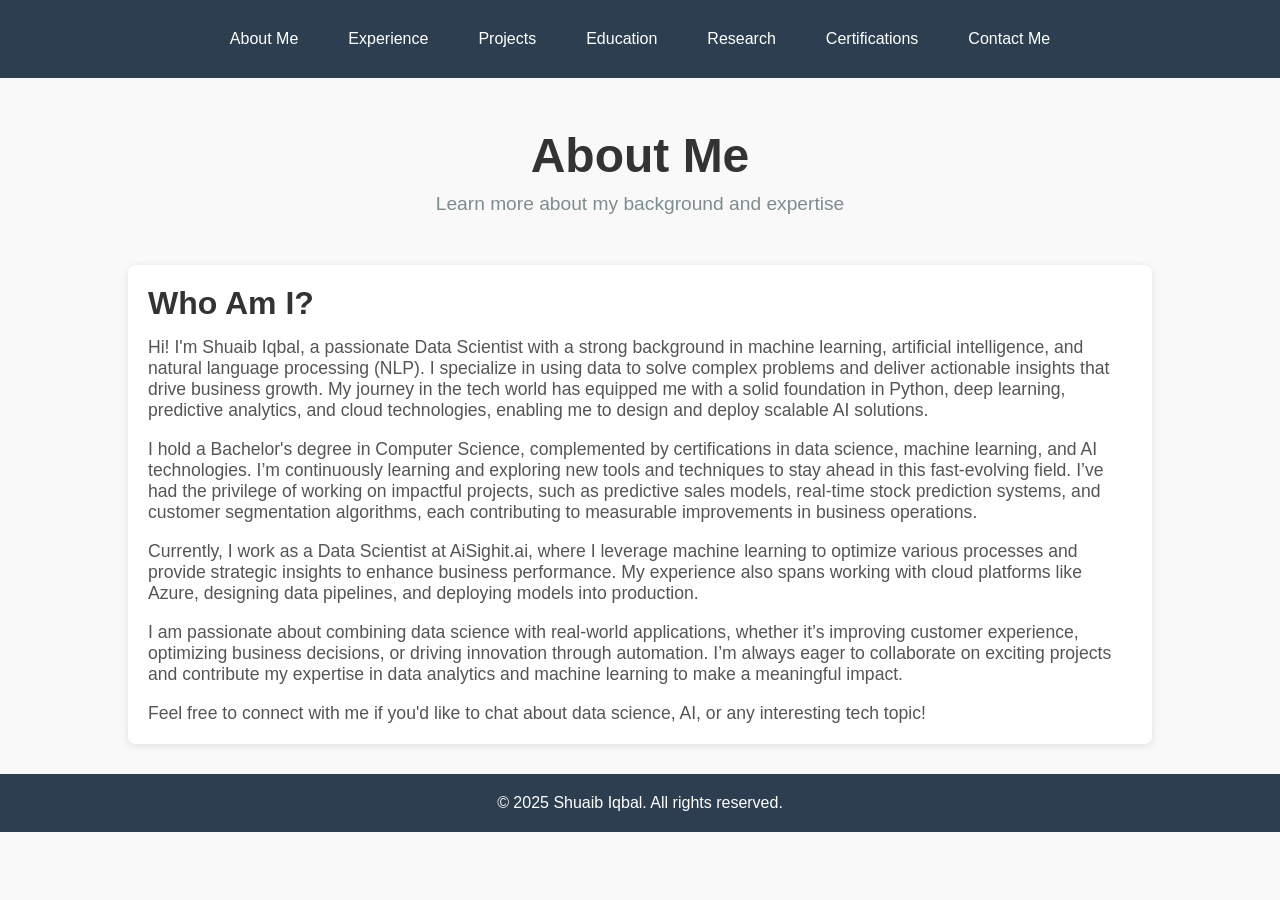
<file: about.html>
<!DOCTYPE html>
<html lang="en">

<head>
    <meta charset="UTF-8">
    <meta name="viewport" content="width=device-width, initial-scale=1.0">
    <title>About Me - Shuaib Iqbal</title>
    <style>
        /* General Styles */
        * {
            margin: 0;
            padding: 0;
            box-sizing: border-box;
        }

        body {
            font-family: 'Roboto', sans-serif;
            background-color: #f9f9f9;
            color: #333;
        }

        a {
            text-decoration: none;
            color: #2c3e50;
        }

        ul {
            list-style-type: none;
        }

        .container {
            width: 80%;
            margin: 0 auto;
        }

        /* Navigation Styles */
        nav {
            background-color: #2c3e50;
            padding: 20px;
        }

        nav ul {
            display: flex;
            justify-content: center;
            flex-wrap: wrap; /* Allows items to wrap on smaller screens */
            padding: 0;
        }

        nav ul li {
            margin: 10px;
        }

        nav ul li a {
            font-weight: 500;
            color: white;
            padding: 5px 15px;
        }

        /* Header Styles */
        header {
            text-align: center;
            margin: 50px 0;
        }

        header h1 {
            font-size: 3rem;
            margin-bottom: 10px;
        }

        header p {
            font-size: 1.2rem;
            color: #7f8c8d;
        }

        /* Section Styles */
        .section {
            background-color: white;
            padding: 30px;
            border-radius: 8px;
            box-shadow: 0 2px 8px rgba(0, 0, 0, 0.1);
            margin-bottom: 30px;
        }

        .card {
            padding: 20px;
        }

        .card h2 {
            font-size: 2rem;
            margin-bottom: 15px;
        }

        .card p {
            font-size: 1.1rem;
            color: #555;
        }

        /* Footer Styles */
        footer {
            text-align: center;
            padding: 20px;
            background-color: #2c3e50;
            color: white;
        }

        footer p {
            font-size: 1rem;
        }

        /* Mobile Responsiveness */
        @media (max-width: 768px) {
            .container {
                width: 90%;
            }

            header h1 {
                font-size: 2.5rem;
            }

            header p {
                font-size: 1rem;
            }

            .card h2 {
                font-size: 1.8rem;
            }

            .card p {
                font-size: 1rem;
            }

            nav ul {
                flex-direction: column;
                padding-left: 0;
            }

            nav ul li {
                margin: 10px 0;
            }
        }

        @media (max-width: 480px) {
            header h1 {
                font-size: 2rem;
            }

            header p {
                font-size: 0.9rem;
            }

            .card h2 {
                font-size: 1.6rem;
            }

            .card p {
                font-size: 0.9rem;
            }

            nav ul li a {
                font-size: 0.9rem;
            }
        }
    </style>
</head>

<body>
    <!-- Navigation Menu -->
    <nav>
        <ul>
            <li><a href="about.html">About Me</a></li>
            <li><a href="experience.html">Experience</a></li>
            <li><a href="projects.html">Projects</a></li>
            <li><a href="education.html">Education</a></li>
            <li><a href="research.html">Research</a></li>
            <li><a href="certifications.html">Certifications</a></li>
            <li><a href="contact.html">Contact Me</a></li>
        </ul>
    </nav>

    <!-- About Me Section -->
    <header>
        <h1>About Me</h1>
        <p>Learn more about my background and expertise</p>
    </header>

    <div class="container">
        <section class="section card">
            <h2>Who Am I?</h2>
            <p>Hi! I'm Shuaib Iqbal, a passionate Data Scientist with a strong background in machine learning, artificial intelligence, and natural language processing (NLP). I specialize in using data to solve complex problems and deliver actionable insights that drive business growth. My journey in the tech world has equipped me with a solid foundation in Python, deep learning, predictive analytics, and cloud technologies, enabling me to design and deploy scalable AI solutions.</p>
            <br>
            <p>I hold a Bachelor's degree in Computer Science, complemented by certifications in data science, machine learning, and AI technologies. I’m continuously learning and exploring new tools and techniques to stay ahead in this fast-evolving field. I’ve had the privilege of working on impactful projects, such as predictive sales models, real-time stock prediction systems, and customer segmentation algorithms, each contributing to measurable improvements in business operations.</p>
            <br>
            <p>Currently, I work as a Data Scientist at AiSighit.ai, where I leverage machine learning to optimize various processes and provide strategic insights to enhance business performance. My experience also spans working with cloud platforms like Azure, designing data pipelines, and deploying models into production.</p>
            <br>
            <p>I am passionate about combining data science with real-world applications, whether it’s improving customer experience, optimizing business decisions, or driving innovation through automation. I’m always eager to collaborate on exciting projects and contribute my expertise in data analytics and machine learning to make a meaningful impact.</p>
            <br>
            <p>Feel free to connect with me if you'd like to chat about data science, AI, or any interesting tech topic!</p>
        </section>
    </div>

    <footer>
        <p>&copy; 2025 Shuaib Iqbal. All rights reserved.</p>
    </footer>

</body>

</html>
</file>
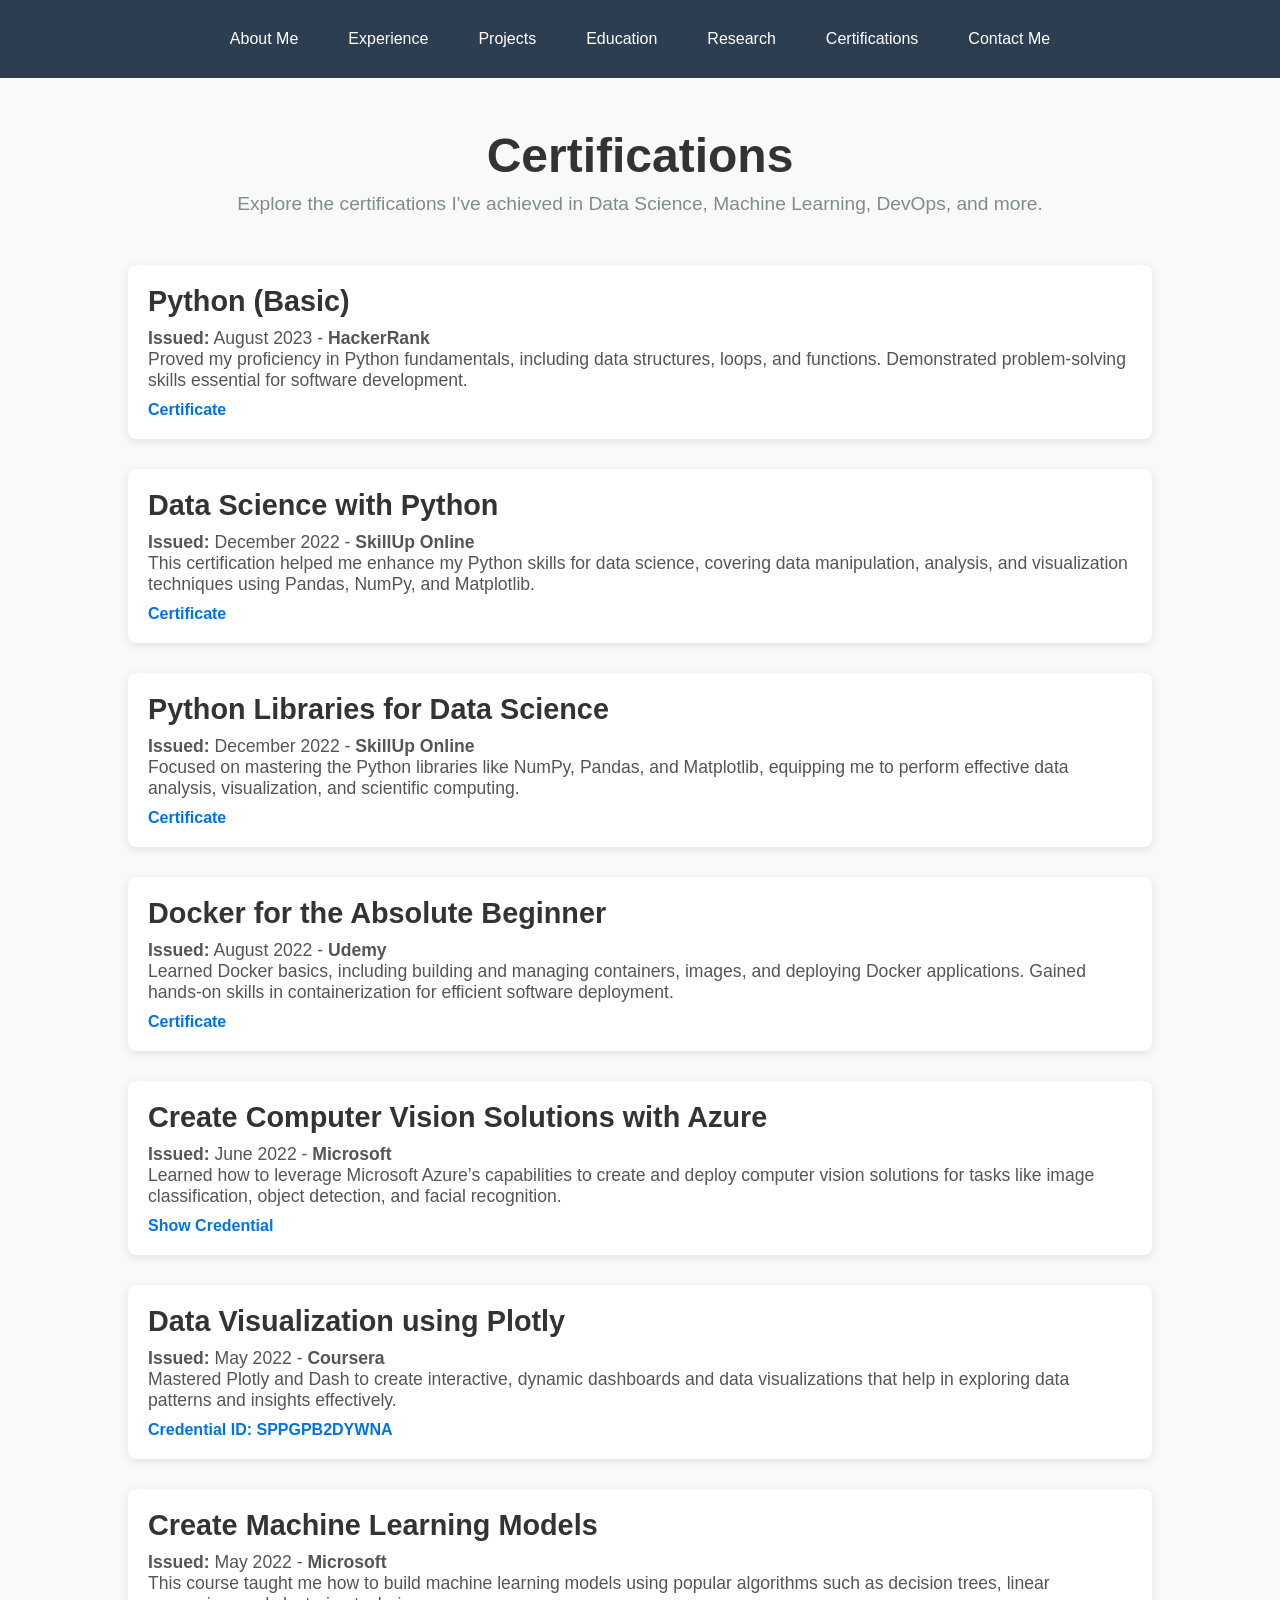
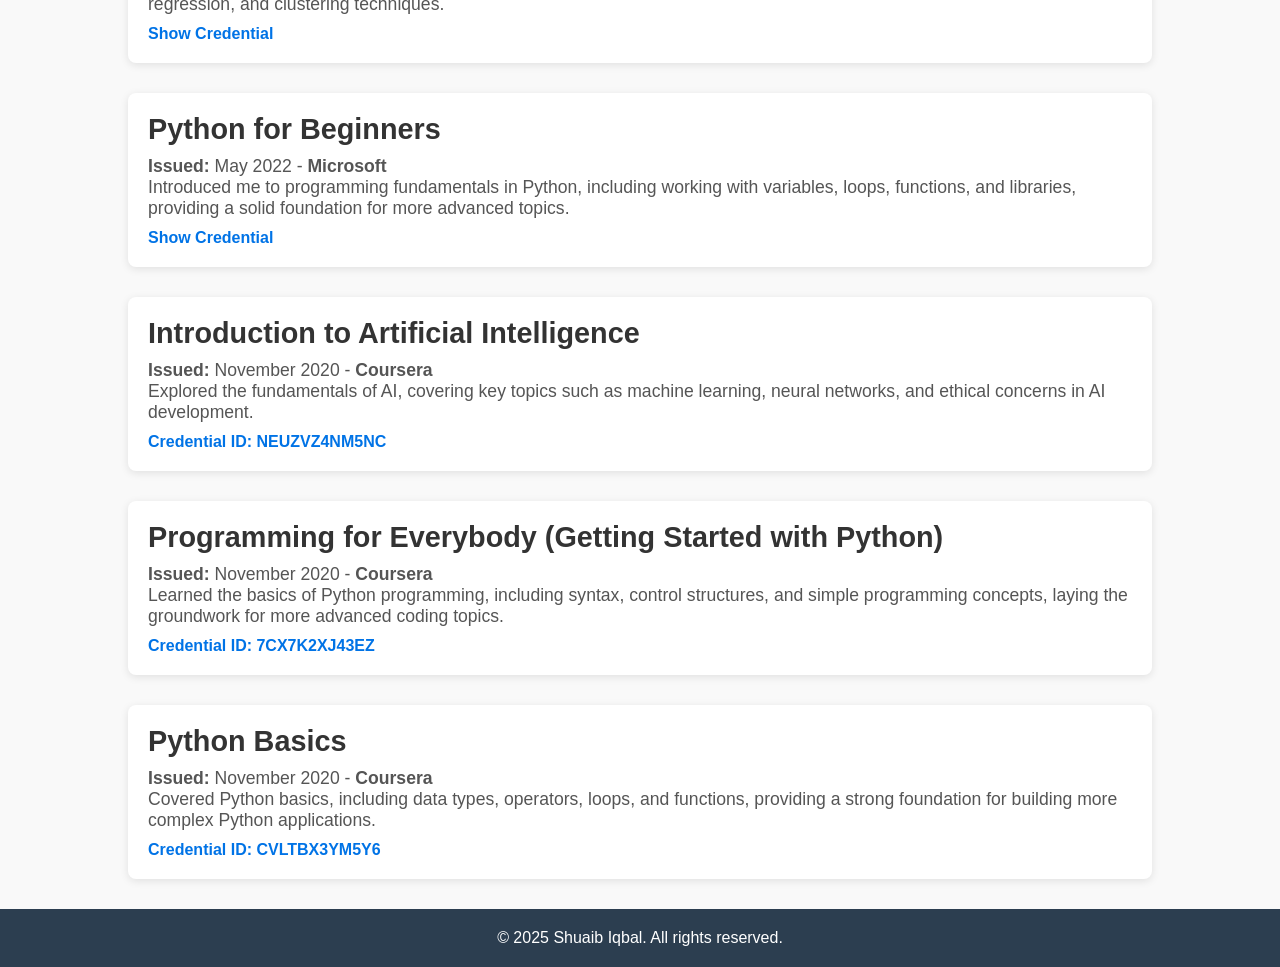
<file: certifications.html>
<!DOCTYPE html>
<html lang="en">

<head>
    <meta charset="UTF-8">
    <meta name="viewport" content="width=device-width, initial-scale=1.0">
    <title>Certifications - Shuaib Iqbal</title>
    <style>
        /* General Styles */
        * {
            margin: 0;
            padding: 0;
            box-sizing: border-box;
        }

        body {
            font-family: 'Roboto', sans-serif;
            background-color: #f9f9f9;
            color: #333;
        }

        a {
            text-decoration: none;
            color: #2c3e50;
        }

        ul {
            list-style-type: none;
        }

        .container {
            width: 80%;
            margin: 0 auto;
        }

        /* Navigation Styles */
        nav {
            background-color: #2c3e50;
            padding: 20px;
        }

        nav ul {
            display: flex;
            justify-content: center;
            flex-wrap: wrap; /* Allows items to wrap on smaller screens */
            padding: 0;
        }

        nav ul li {
            margin: 10px;
        }

        nav ul li a {
            font-weight: 500;
            color: white;
            padding: 5px 15px;
        }


        /* Header Styles */
        header {
            text-align: center;
            margin: 50px 0;
        }

        header h1 {
            font-size: 3rem;
            margin-bottom: 10px;
        }

        header p {
            font-size: 1.2rem;
            color: #7f8c8d;
        }

        /* Section Styles */
        .section {
            background-color: white;
            padding: 30px;
            border-radius: 8px;
            box-shadow: 0 2px 8px rgba(0, 0, 0, 0.1);
            margin-bottom: 30px;
        }

        .card {
            padding: 20px;
        }

        .card h2 {
            font-size: 1.8rem;
            margin-bottom: 10px;
        }

        .card p {
            font-size: 1.1rem;
            color: #555;
        }

        .card a {
            display: block;
            margin-top: 10px;
            font-size: 1rem;
            font-weight: bold;
            color: #0073e6;
        }

        /* Footer Styles */
        footer {
            text-align: center;
            padding: 20px;
            background-color: #2c3e50;
            color: white;
        }
    </style>
</head>

<body>
    <!-- Navigation Menu -->
    <nav>
        <ul>
            <li><a href="about.html">About Me</a></li>
            <li><a href="experience.html">Experience</a></li>
            <li><a href="projects.html">Projects</a></li>
            <li><a href="education.html">Education</a></li>
            <li><a href="research.html">Research</a></li>
            <li><a href="certifications.html">Certifications</a></li>
            <li><a href="contact.html">Contact Me</a></li>
        </ul>
    </nav>

    <!-- Certifications Section -->
    <header>
        <h1>Certifications</h1>
        <p>Explore the certifications I've achieved in Data Science, Machine Learning, DevOps, and more.</p>
    </header>

    <div class="container">

        <!-- Certification Cards -->
        <section class="section card">
            <h2>Python (Basic)</h2>
            <p><strong>Issued:</strong> August 2023 - <strong>HackerRank</strong></p>
            <p>Proved my proficiency in Python fundamentals, including data structures, loops, and functions. Demonstrated problem-solving skills essential for software development.</p>
            <a href="https://www.hackerrank.com/certificates/ABA0F754F53C" target="_blank">Certificate</a>
        </section>

        <section class="section card">
            <h2>Data Science with Python</h2>
            <p><strong>Issued:</strong> December 2022 - <strong>SkillUp Online</strong></p>
            <p>This certification helped me enhance my Python skills for data science, covering data manipulation, analysis, and visualization techniques using Pandas, NumPy, and Matplotlib.</p>
            <a href="https://simpli-web.app.link/e/iZ3PTnGazvb" target="_blank">Certificate</a>
        </section>

        <section class="section card">
            <h2>Python Libraries for Data Science</h2>
            <p><strong>Issued:</strong> December 2022 - <strong>SkillUp Online</strong></p>
            <p>Focused on mastering the Python libraries like NumPy, Pandas, and Matplotlib, equipping me to perform effective data analysis, visualization, and scientific computing.</p>
            <a href="https://simpli-web.app.link/e/HlbIUwtjxvb" target="_blank">Certificate</a>
        </section>

        <section class="section card">
            <h2>Docker for the Absolute Beginner</h2>
            <p><strong>Issued:</strong> August 2022 - <strong>Udemy</strong></p>
            <p>Learned Docker basics, including building and managing containers, images, and deploying Docker applications. Gained hands-on skills in containerization for efficient software deployment.</p>
            <a href="https://www.udemy.com/certificate/UC-7b947a80-01fd-41d9-a0fb-98eb4805b752/" target="_blank">Certificate</a>
        </section>

        <section class="section card">
            <h2>Create Computer Vision Solutions with Azure</h2>
            <p><strong>Issued:</strong> June 2022 - <strong>Microsoft</strong></p>
            <p>Learned how to leverage Microsoft Azure’s capabilities to create and deploy computer vision solutions for tasks like image classification, object detection, and facial recognition.</p>
            <a href="#">Show Credential</a>
        </section>

        <section class="section card">
            <h2>Data Visualization using Plotly</h2>
            <p><strong>Issued:</strong> May 2022 - <strong>Coursera</strong></p>
            <p>Mastered Plotly and Dash to create interactive, dynamic dashboards and data visualizations that help in exploring data patterns and insights effectively.</p>
            <a href="#">Credential ID: SPPGPB2DYWNA</a>
        </section>

        <section class="section card">
            <h2>Create Machine Learning Models</h2>
            <p><strong>Issued:</strong> May 2022 - <strong>Microsoft</strong></p>
            <p>This course taught me how to build machine learning models using popular algorithms such as decision trees, linear regression, and clustering techniques.</p>
            <a href="#">Show Credential</a>
        </section>

        <section class="section card">
            <h2>Python for Beginners</h2>
            <p><strong>Issued:</strong> May 2022 - <strong>Microsoft</strong></p>
            <p>Introduced me to programming fundamentals in Python, including working with variables, loops, functions, and libraries, providing a solid foundation for more advanced topics.</p>
            <a href="#">Show Credential</a>
        </section>

        <section class="section card">
            <h2>Introduction to Artificial Intelligence</h2>
            <p><strong>Issued:</strong> November 2020 - <strong>Coursera</strong></p>
            <p>Explored the fundamentals of AI, covering key topics such as machine learning, neural networks, and ethical concerns in AI development.</p>
            <a href="#">Credential ID: NEUZVZ4NM5NC</a>
        </section>

        <section class="section card">
            <h2>Programming for Everybody (Getting Started with Python)</h2>
            <p><strong>Issued:</strong> November 2020 - <strong>Coursera</strong></p>
            <p>Learned the basics of Python programming, including syntax, control structures, and simple programming concepts, laying the groundwork for more advanced coding topics.</p>
            <a href="#">Credential ID: 7CX7K2XJ43EZ</a>
        </section>

        <section class="section card">
            <h2>Python Basics</h2>
            <p><strong>Issued:</strong> November 2020 - <strong>Coursera</strong></p>
            <p>Covered Python basics, including data types, operators, loops, and functions, providing a strong foundation for building more complex Python applications.</p>
            <a href="#">Credential ID: CVLTBX3YM5Y6</a>
        </section>

    </div>

    <footer>
        <p>&copy; 2025 Shuaib Iqbal. All rights reserved.</p>
    </footer>

</body>

</html>
</file>
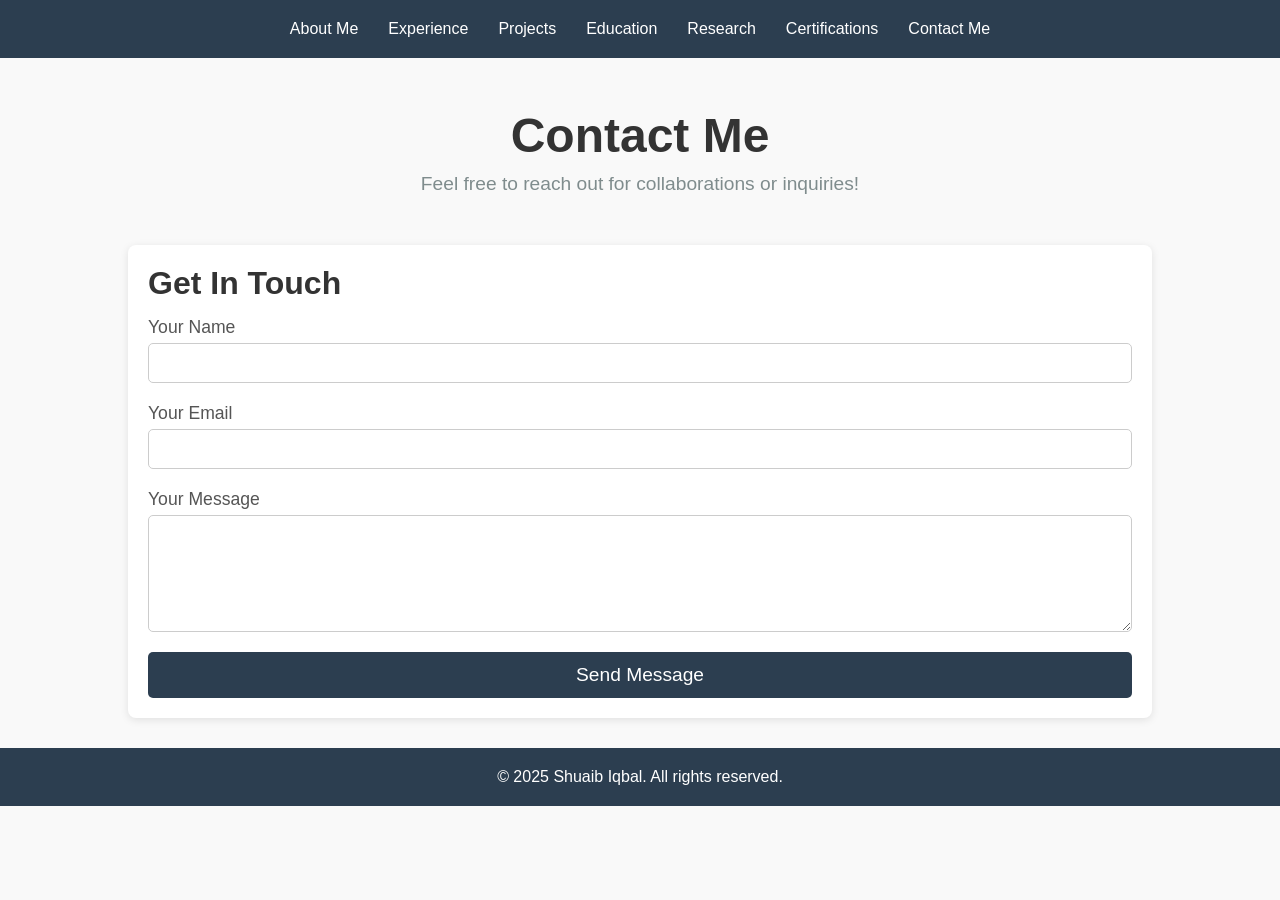
<file: contact.html>
<!DOCTYPE html>
<html lang="en">

<head>
    <meta charset="UTF-8">
    <meta name="viewport" content="width=device-width, initial-scale=1.0">
    <title>Contact Me - Shuaib Iqbal</title>
    <style>
        /* General Styles */
        * {
            margin: 0;
            padding: 0;
            box-sizing: border-box;
        }

        body {
            font-family: 'Roboto', sans-serif;
            background-color: #f9f9f9;
            color: #333;
        }

        a {
            text-decoration: none;
            color: #2c3e50;
        }

        ul {
            list-style-type: none;
        }

        .container {
            width: 80%;
            margin: 0 auto;
        }

        /* Navigation Styles */
        nav {
            background-color: #2c3e50;
            padding: 20px;
        }

        nav ul {
            display: flex;
            justify-content: center;
        }

        nav ul li {
            margin: 0 15px;
        }

        nav ul li a {
            font-weight: 500;
            color: white;
        }

        /* Header Styles */
        header {
            text-align: center;
            margin: 50px 0;
        }

        header h1 {
            font-size: 3rem;
            margin-bottom: 10px;
        }

        header p {
            font-size: 1.2rem;
            color: #7f8c8d;
        }

        /* Section Styles */
        .section {
            background-color: white;
            padding: 30px;
            border-radius: 8px;
            box-shadow: 0 2px 8px rgba(0, 0, 0, 0.1);
            margin-bottom: 30px;
        }

        .card {
            padding: 20px;
        }

        .card h2 {
            font-size: 2rem;
            margin-bottom: 15px;
        }

        .card p {
            font-size: 1.1rem;
            color: #555;
        }

        form {
            display: flex;
            flex-direction: column;
        }

        label {
            font-size: 1.1rem;
            margin-bottom: 5px;
            color: #555;
        }

        input,
        textarea {
            padding: 10px;
            font-size: 1rem;
            margin-bottom: 20px;
            border: 1px solid #ccc;
            border-radius: 5px;
        }

        button {
            padding: 12px;
            font-size: 1.2rem;
            background-color: #2c3e50;
            color: white;
            border: none;
            border-radius: 5px;
            cursor: pointer;
        }

        button:hover {
            background-color: #34495e;
        }

        /* Footer Styles */
        footer {
            text-align: center;
            padding: 20px;
            background-color: #2c3e50;
            color: white;
        }

        footer p {
            font-size: 1rem;
        }

        /* Responsive Styles */
        @media (max-width: 768px) {
            header h1 {
                font-size: 2.5rem;
            }

            header p {
                font-size: 1rem;
            }

            .container {
                width: 90%;
            }

            .card h2 {
                font-size: 1.6rem;
            }

            label {
                font-size: 1rem;
            }

            input,
            textarea {
                font-size: 0.9rem;
                padding: 8px;
            }

            button {
                font-size: 1rem;
                padding: 10px;
            }
        }

        @media (max-width: 480px) {
            header h1 {
                font-size: 2rem;
            }

            header p {
                font-size: 0.9rem;
            }

            .container {
                width: 100%;
            }

            .card h2 {
                font-size: 1.4rem;
            }

            input,
            textarea {
                font-size: 0.9rem;
                padding: 10px;
            }

            button {
                font-size: 1rem;
                padding: 10px;
            }
        }
    </style>
</head>

<body>
    <!-- Navigation Menu -->
    <nav>
        <ul>
            <li><a href="about.html">About Me</a></li>
            <li><a href="experience.html">Experience</a></li>
            <li><a href="projects.html">Projects</a></li>
            <li><a href="education.html">Education</a></li>
            <li><a href="research.html">Research</a></li>
            <li><a href="certifications.html">Certifications</a></li>
            <li><a href="contact.html">Contact Me</a></li>
        </ul>
    </nav>

    <!-- Contact Section -->
    <header>
        <h1>Contact Me</h1>
        <p>Feel free to reach out for collaborations or inquiries!</p>
    </header>

    <div class="container">
        <section class="section card">
            <h2>Get In Touch</h2>
            <form action="mailto:shuaibiqbaldgk@gmail.com" method="POST" enctype="multipart/form-data">
                <label for="name">Your Name</label>
                <input type="text" id="name" name="name" required>

                <label for="email">Your Email</label>
                <input type="email" id="email" name="email" required>

                <label for="message">Your Message</label>
                <textarea id="message" name="message" rows="5" required></textarea>

                <button type="submit">Send Message</button>
            </form>
        </section>
    </div>

    <footer>
        <p>&copy; 2025 Shuaib Iqbal. All rights reserved.</p>
    </footer>

</body>

</html>
</file>
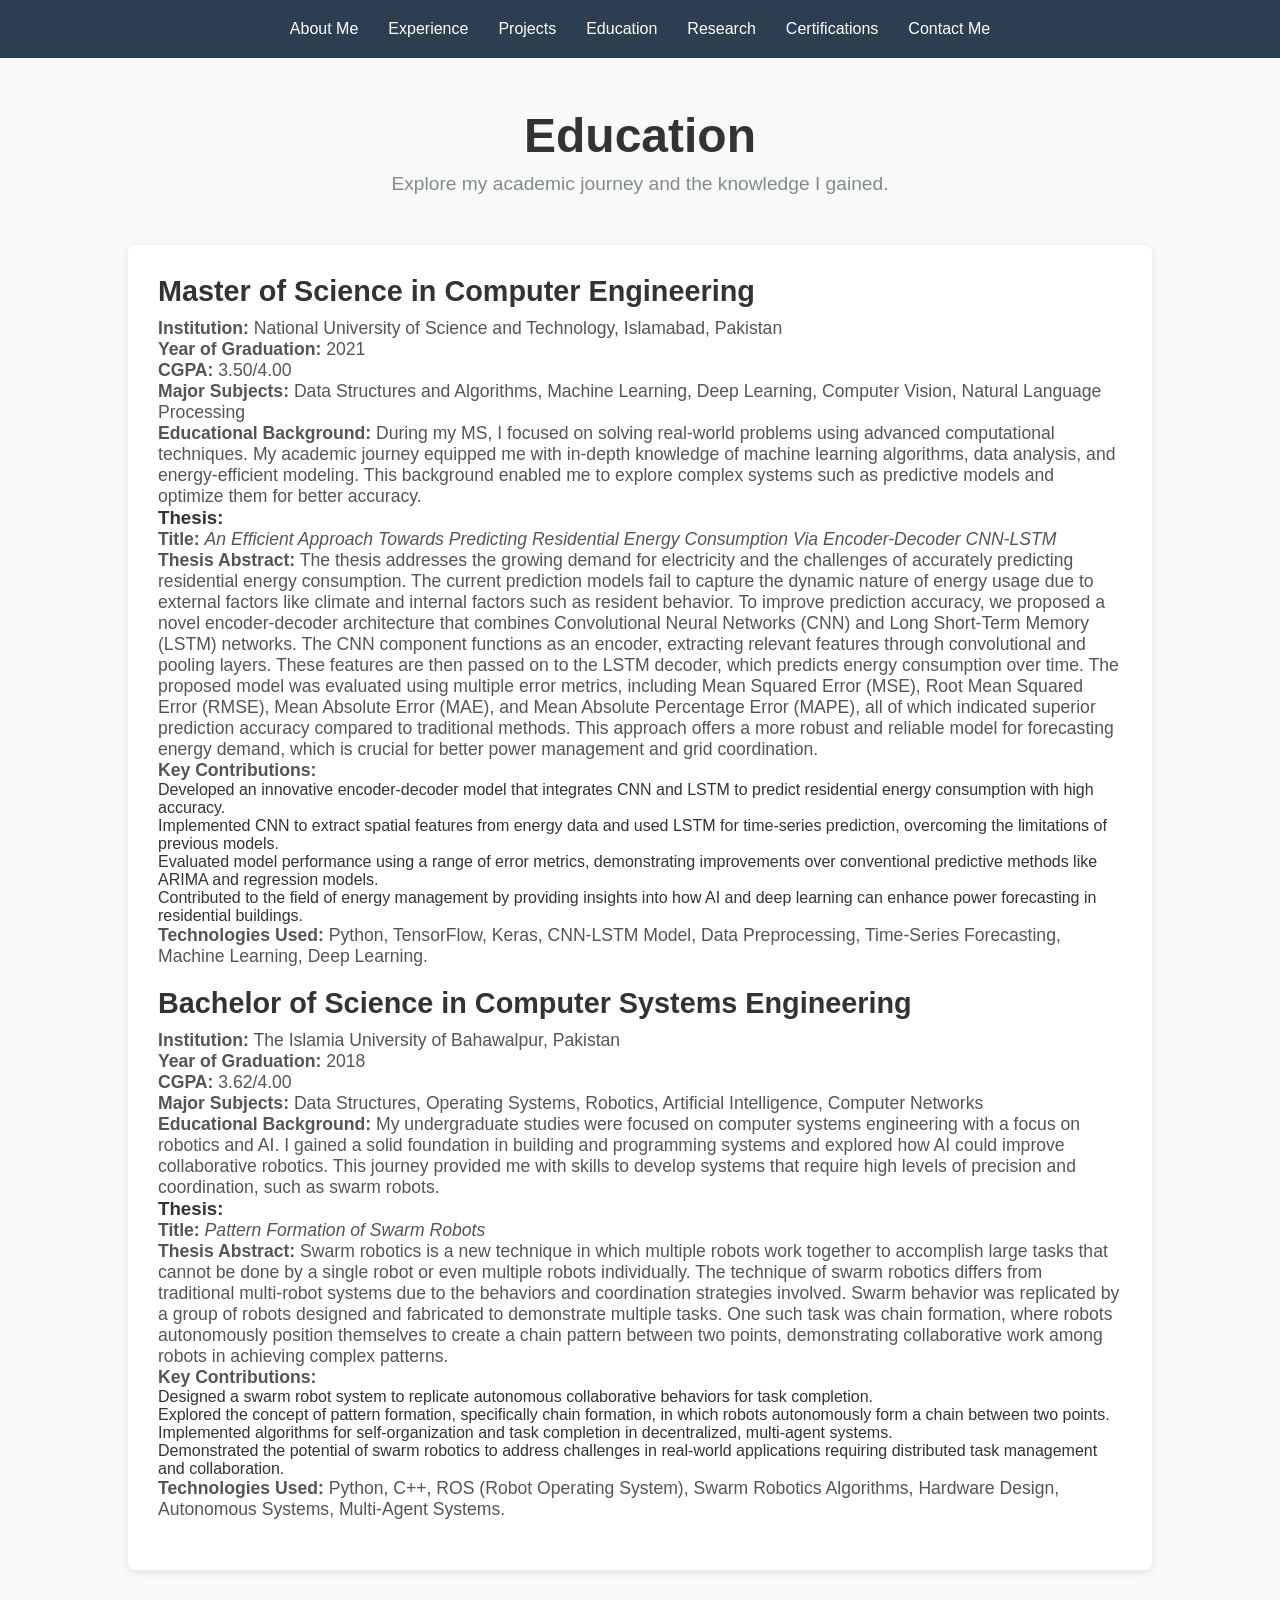
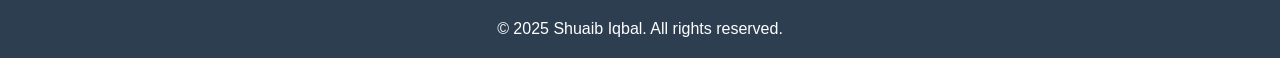
<file: education.html>
<!DOCTYPE html>
<html lang="en">

<head>
    <meta charset="UTF-8">
    <meta name="viewport" content="width=device-width, initial-scale=1.0">
    <title>Education - Shuaib Iqbal</title>
    <style>
        /* General Styles */
        * {
            margin: 0;
            padding: 0;
            box-sizing: border-box;
        }

        body {
            font-family: 'Roboto', sans-serif;
            background-color: #f9f9f9;
            color: #333;
        }

        a {
            text-decoration: none;
            color: #2c3e50;
        }

        ul {
            list-style-type: none;
        }

        .container {
            width: 80%;
            margin: 0 auto;
        }

        /* Navigation Styles */
        nav {
            background-color: #2c3e50;
            padding: 20px;
        }

        nav ul {
            display: flex;
            justify-content: center;
            flex-wrap: wrap;
        }

        nav ul li {
            margin: 0 15px;
        }

        nav ul li a {
            font-weight: 500;
            color: white;
        }

        /* Header Styles */
        header {
            text-align: center;
            margin: 50px 0;
        }

        header h1 {
            font-size: 3rem;
            margin-bottom: 10px;
        }

        header p {
            font-size: 1.2rem;
            color: #7f8c8d;
        }

        /* Section Styles */
        .section {
            background-color: white;
            padding: 30px;
            border-radius: 8px;
            box-shadow: 0 2px 8px rgba(0, 0, 0, 0.1);
            margin-bottom: 30px;
        }

        .education-item {
            display: flex;
            flex-direction: column;
            margin-bottom: 20px;
        }

        .education-item h2 {
            font-size: 1.8rem;
            margin-bottom: 10px;
        }

        .education-item p {
            font-size: 1.1rem;
            color: #555;
        }

        /* Footer Styles */
        footer {
            text-align: center;
            padding: 20px;
            background-color: #2c3e50;
            color: white;
        }

        footer p {
            font-size: 1rem;
        }

        /* Mobile Responsiveness */
        @media screen and (max-width: 768px) {
            .container {
                width: 90%;
            }

            header h1 {
                font-size: 2.5rem;
            }

            header p {
                font-size: 1rem;
            }

            .education-item h2 {
                font-size: 1.5rem;
            }

            .education-item p {
                font-size: 1rem;
            }

            nav ul {
                flex-direction: column;
                align-items: center;
            }

            nav ul li {
                margin: 10px 0;
            }
        }

        @media screen and (max-width: 480px) {
            header h1 {
                font-size: 2rem;
            }

            header p {
                font-size: 0.9rem;
            }

            .education-item h2 {
                font-size: 1.3rem;
            }

            .education-item p {
                font-size: 0.9rem;
            }
        }
    </style>
</head>

<body>
    <!-- Navigation Menu -->
    <nav>
        <ul>
            <li><a href="about.html">About Me</a></li>
            <li><a href="experience.html">Experience</a></li>
            <li><a href="projects.html">Projects</a></li>
            <li><a href="education.html">Education</a></li>
            <li><a href="research.html">Research</a></li>
            <li><a href="certifications.html">Certifications</a></li>
            <li><a href="contact.html">Contact Me</a></li>
        </ul>
    </nav>

    <!-- Education Section -->
    <header>
        <h1>Education</h1>
        <p>Explore my academic journey and the knowledge I gained.</p>
    </header>

    <div class="container">
        <section class="section">
            <!-- Master of Science Section -->
            <div class="education-item">
                <h2>Master of Science in Computer Engineering</h2>
                <p><strong>Institution:</strong> National University of Science and Technology, Islamabad, Pakistan</p>
                <p><strong>Year of Graduation:</strong> 2021</p>
                <p><strong>CGPA:</strong> 3.50/4.00</p>
                <p><strong>Major Subjects:</strong> Data Structures and Algorithms, Machine Learning, Deep Learning, Computer Vision, Natural Language Processing</p>
                <p><strong>Educational Background:</strong> During my MS, I focused on solving real-world problems using advanced computational techniques. My academic journey equipped me with in-depth knowledge of machine learning algorithms, data analysis, and energy-efficient modeling. This background enabled me to explore complex systems such as predictive models and optimize them for better accuracy.</p>
                
                <h3>Thesis:</h3>
                <p><strong>Title:</strong> <em>An Efficient Approach Towards Predicting Residential Energy Consumption Via Encoder-Decoder CNN-LSTM</em></p>
                <p><strong>Thesis Abstract:</strong> The thesis addresses the growing demand for electricity and the challenges of accurately predicting residential energy consumption. The current prediction models fail to capture the dynamic nature of energy usage due to external factors like climate and internal factors such as resident behavior. To improve prediction accuracy, we proposed a novel encoder-decoder architecture that combines Convolutional Neural Networks (CNN) and Long Short-Term Memory (LSTM) networks. The CNN component functions as an encoder, extracting relevant features through convolutional and pooling layers. These features are then passed on to the LSTM decoder, which predicts energy consumption over time. The proposed model was evaluated using multiple error metrics, including Mean Squared Error (MSE), Root Mean Squared Error (RMSE), Mean Absolute Error (MAE), and Mean Absolute Percentage Error (MAPE), all of which indicated superior prediction accuracy compared to traditional methods. This approach offers a more robust and reliable model for forecasting energy demand, which is crucial for better power management and grid coordination.</p>
                <p><strong>Key Contributions:</strong></p>
                <ul>
                    <li>Developed an innovative encoder-decoder model that integrates CNN and LSTM to predict residential energy consumption with high accuracy.</li>
                    <li>Implemented CNN to extract spatial features from energy data and used LSTM for time-series prediction, overcoming the limitations of previous models.</li>
                    <li>Evaluated model performance using a range of error metrics, demonstrating improvements over conventional predictive methods like ARIMA and regression models.</li>
                    <li>Contributed to the field of energy management by providing insights into how AI and deep learning can enhance power forecasting in residential buildings.</li>
                </ul>
                <p><strong>Technologies Used:</strong> Python, TensorFlow, Keras, CNN-LSTM Model, Data Preprocessing, Time-Series Forecasting, Machine Learning, Deep Learning.</p>
            </div>

            <!-- Bachelor of Science Section -->
            <div class="education-item">
                <h2>Bachelor of Science in Computer Systems Engineering</h2>
                <p><strong>Institution:</strong> The Islamia University of Bahawalpur, Pakistan</p>
                <p><strong>Year of Graduation:</strong> 2018</p>
                <p><strong>CGPA:</strong> 3.62/4.00</p>
                <p><strong>Major Subjects:</strong> Data Structures, Operating Systems, Robotics, Artificial Intelligence, Computer Networks</p>
                <p><strong>Educational Background:</strong> My undergraduate studies were focused on computer systems engineering with a focus on robotics and AI. I gained a solid foundation in building and programming systems and explored how AI could improve collaborative robotics. This journey provided me with skills to develop systems that require high levels of precision and coordination, such as swarm robots.</p>
                
                <h3>Thesis:</h3>
                <p><strong>Title:</strong> <em>Pattern Formation of Swarm Robots</em></p>
                <p><strong>Thesis Abstract:</strong> Swarm robotics is a new technique in which multiple robots work together to accomplish large tasks that cannot be done by a single robot or even multiple robots individually. The technique of swarm robotics differs from traditional multi-robot systems due to the behaviors and coordination strategies involved. Swarm behavior was replicated by a group of robots designed and fabricated to demonstrate multiple tasks. One such task was chain formation, where robots autonomously position themselves to create a chain pattern between two points, demonstrating collaborative work among robots in achieving complex patterns.</p>
                <p><strong>Key Contributions:</strong></p>
                <ul>
                    <li>Designed a swarm robot system to replicate autonomous collaborative behaviors for task completion.</li>
                    <li>Explored the concept of pattern formation, specifically chain formation, in which robots autonomously form a chain between two points.</li>
                    <li>Implemented algorithms for self-organization and task completion in decentralized, multi-agent systems.</li>
                    <li>Demonstrated the potential of swarm robotics to address challenges in real-world applications requiring distributed task management and collaboration.</li>
                </ul>
                <p><strong>Technologies Used:</strong> Python, C++, ROS (Robot Operating System), Swarm Robotics Algorithms, Hardware Design, Autonomous Systems, Multi-Agent Systems.</p>
            </div>
        </section>
    </div>

    <footer>
        <p>&copy; 2025 Shuaib Iqbal. All rights reserved.</p>
    </footer>

</body>

</html>
</file>
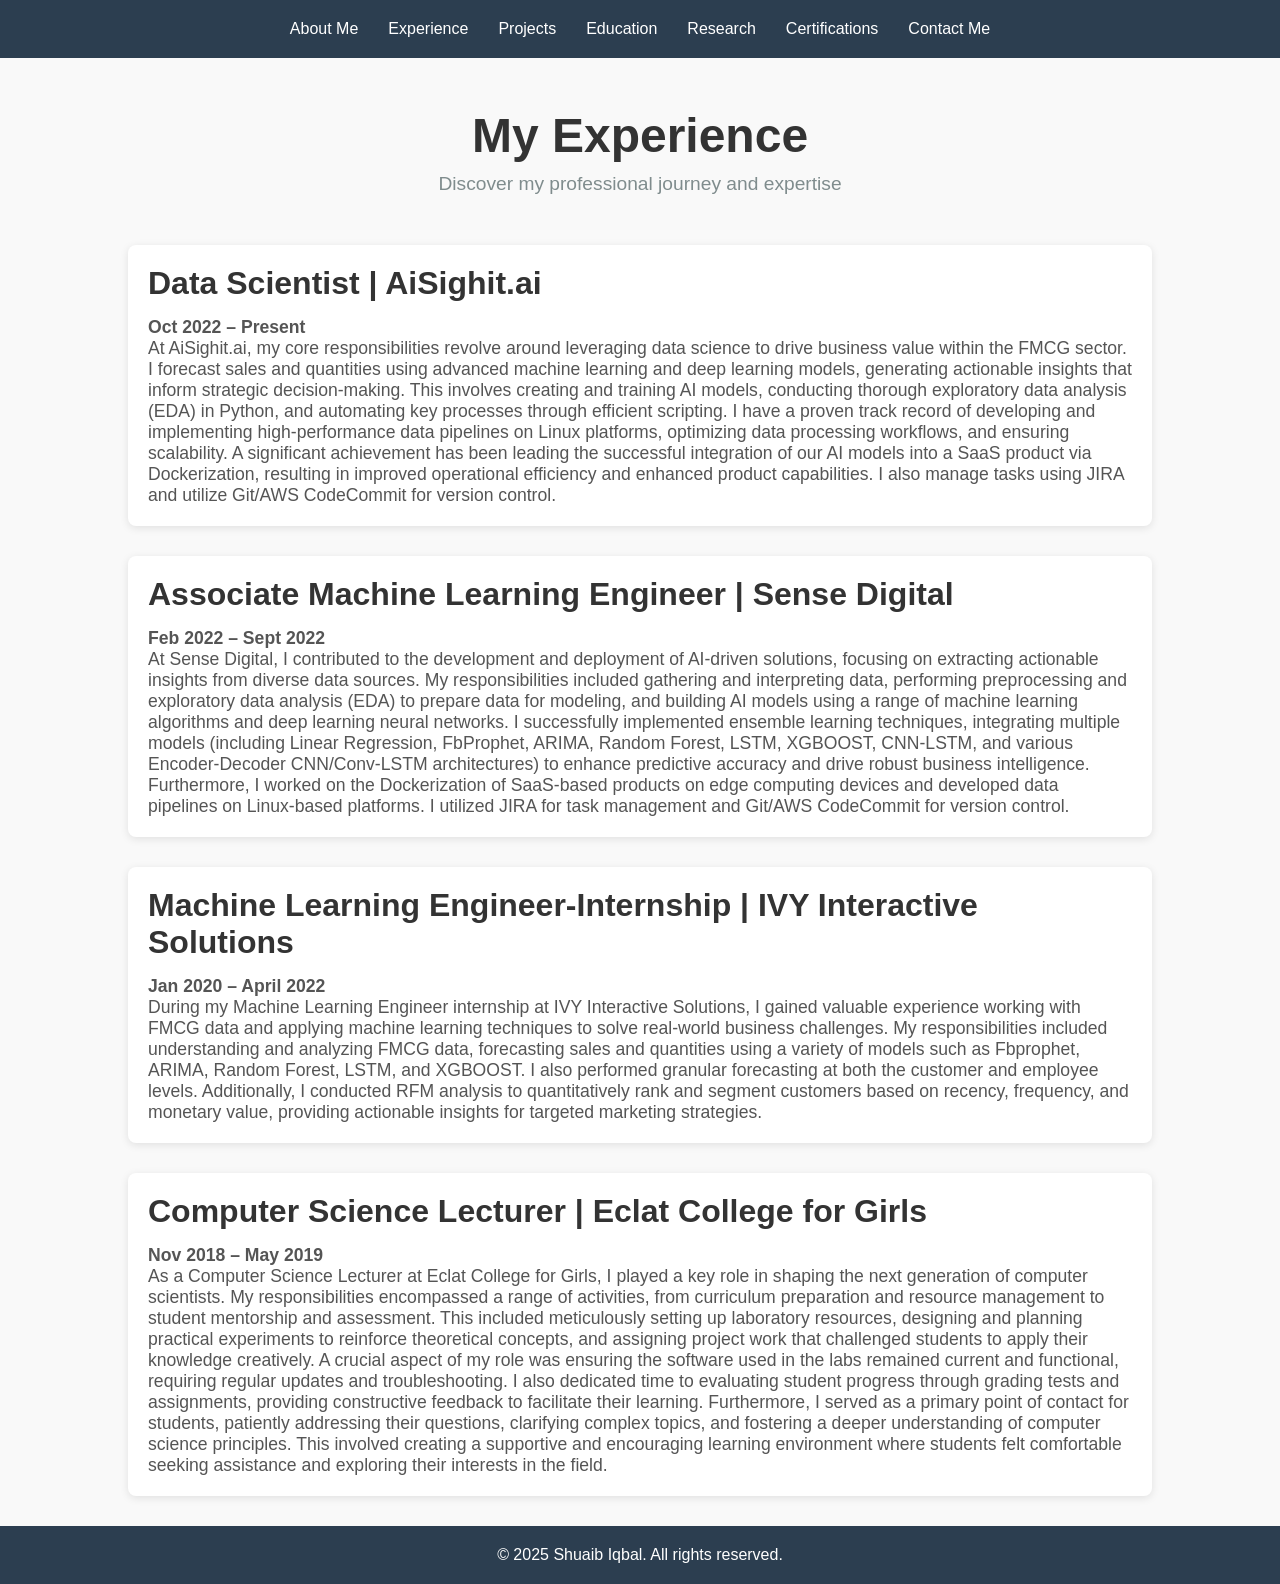
<file: experience.html>
<!DOCTYPE html>
<html lang="en">

<head>
    <meta charset="UTF-8">
    <meta name="viewport" content="width=device-width, initial-scale=1.0">
    <title>Experience - Shuaib Iqbal</title>
    <style>
        /* General Styles */
        * {
            margin: 0;
            padding: 0;
            box-sizing: border-box;
        }

        body {
            font-family: 'Roboto', sans-serif;
            background-color: #f9f9f9;
            color: #333;
        }

        a {
            text-decoration: none;
            color: #2c3e50;
        }

        ul {
            list-style-type: none;
        }

        .container {
            width: 80%;
            margin: 0 auto;
        }

        /* Navigation Styles */
        nav {
            background-color: #2c3e50;
            padding: 20px;
        }

        nav ul {
            display: flex;
            justify-content: center;
            flex-wrap: wrap;
        }

        nav ul li {
            margin: 0 15px;
        }

        nav ul li a {
            font-weight: 500;
            color: white;
        }

        /* Header Styles */
        header {
            text-align: center;
            margin: 50px 0;
        }

        header h1 {
            font-size: 3rem;
            margin-bottom: 10px;
        }

        header p {
            font-size: 1.2rem;
            color: #7f8c8d;
        }

        /* Section Styles */
        .section {
            background-color: white;
            padding: 30px;
            border-radius: 8px;
            box-shadow: 0 2px 8px rgba(0, 0, 0, 0.1);
            margin-bottom: 30px;
        }

        .card {
            padding: 20px;
        }

        .card h2 {
            font-size: 2rem;
            margin-bottom: 15px;
        }

        .card p {
            font-size: 1.1rem;
            color: #555;
        }

        .card ul {
            margin-top: 10px;
        }

        .card ul li {
            margin-bottom: 8px;
        }

        /* Footer Styles */
        footer {
            text-align: center;
            padding: 20px;
            background-color: #2c3e50;
            color: white;
        }

        footer p {
            font-size: 1rem;
        }

        /* Mobile Responsiveness */
        @media (max-width: 768px) {
            body {
                font-size: 14px;
            }

            header h1 {
                font-size: 2rem;
            }

            header p {
                font-size: 1rem;
            }

            .container {
                width: 90%;
            }

            nav ul li {
                margin: 10px;
            }
    
            nav ul li a {
                font-weight: 500;
                color: white;
                padding: 5px 15px;
            }

            .section {
                padding: 20px;
            }

            .card h2 {
                font-size: 1.5rem;
            }

            .card p {
                font-size: 1rem;
            }

            footer p {
                font-size: 0.9rem;
            }
        }

        @media (max-width: 480px) {
            header h1 {
                font-size: 1.5rem;
            }

            header p {
                font-size: 0.9rem;
            }

            .container {
                width: 100%;
            }

            nav ul li {
                font-size: 1rem;
            }

            .card h2 {
                font-size: 1.2rem;
            }

            .card p {
                font-size: 0.9rem;
            }
        }
    </style>
</head>

<body>
    <!-- Navigation Menu -->
    <nav>
        <ul>
            <li><a href="about.html">About Me</a></li>
            <li><a href="experience.html">Experience</a></li>
            <li><a href="projects.html">Projects</a></li>
            <li><a href="education.html">Education</a></li>
            <li><a href="research.html">Research</a></li>
            <li><a href="certifications.html">Certifications</a></li>
            <li><a href="contact.html">Contact Me</a></li>
        </ul>
    </nav>

    <!-- Experience Section -->
    <header>
        <h1>My Experience</h1>
        <p>Discover my professional journey and expertise</p>
    </header>

    <div class="container">
        <section class="section card">
            <h2>Data Scientist | AiSighit.ai</h2>
            <p><strong>Oct 2022 – Present</strong></p>
            <p>
                At AiSighit.ai, my core responsibilities revolve around leveraging data science to drive business value within the FMCG sector.  
                I forecast sales and quantities using advanced machine learning and deep learning models, generating actionable insights that inform strategic decision-making.  
                This involves creating and training AI models, conducting thorough exploratory data analysis (EDA) in Python, and automating key processes through 
                efficient scripting.  I have a proven track record of developing and implementing high-performance data pipelines on Linux platforms, optimizing data 
                processing workflows, and ensuring scalability.  A significant achievement has been leading the successful integration of our AI models into a 
                SaaS product via Dockerization, resulting in improved operational efficiency and enhanced product capabilities.  I also manage tasks using JIRA 
                and utilize Git/AWS CodeCommit for version control.
            </p>
        </section>

        <section class="section card">
            <h2>Associate Machine Learning Engineer | Sense Digital</h2>
            <p><strong>Feb 2022 – Sept 2022</strong></p>
            <p>
                At Sense Digital, I contributed to the development and deployment of AI-driven solutions, focusing on extracting actionable insights from diverse data sources.  
                My responsibilities included gathering and interpreting data, performing preprocessing and exploratory data analysis (EDA) to prepare data for modeling, and 
                building AI models using a range of machine learning algorithms and deep learning neural networks.  I successfully implemented ensemble learning techniques, 
                integrating multiple models (including Linear Regression, FbProphet, ARIMA, Random Forest, LSTM, XGBOOST, CNN-LSTM, and various Encoder-Decoder CNN/Conv-LSTM 
                architectures) to enhance predictive accuracy and drive robust business intelligence.  Furthermore, I worked on the Dockerization of SaaS-based products on edge 
                computing devices and developed data pipelines on Linux-based platforms.  I utilized JIRA for task management and Git/AWS CodeCommit for version control.
            </p>
        </section>
        <section class="section card">
            <h2>Machine Learning Engineer-Internship | IVY Interactive Solutions</h2>
            <p><strong>Jan 2020 – April 2022</strong></p>
            <p>
                During my Machine Learning Engineer internship at IVY Interactive Solutions, I gained valuable experience working with FMCG data and applying machine 
                learning techniques to solve real-world business challenges. My responsibilities included understanding and analyzing FMCG data, forecasting sales and 
                quantities using a variety of models such as Fbprophet, ARIMA, Random Forest, LSTM, and XGBOOST.  I also performed granular forecasting at both the 
                customer and employee levels.  Additionally, I conducted RFM analysis to quantitatively rank and segment customers based on recency, frequency, and 
                monetary value, providing actionable insights for targeted marketing strategies.
            </p>
        </section>
    
        <section class="section card">
            <h2>Computer Science Lecturer | Eclat College for Girls</h2>
            <p><strong>Nov 2018 – May 2019</strong></p>
            <p>
                As a Computer Science Lecturer at Eclat College for Girls, I played a key role in shaping the next generation of computer scientists. My responsibilities 
                encompassed a range of activities, from curriculum preparation and resource management to student mentorship and assessment.  This included meticulously 
                setting up laboratory resources, designing and planning practical experiments to reinforce theoretical concepts, and assigning project work that challenged 
                students to apply their knowledge creatively.  A crucial aspect of my role was ensuring the software used in the labs remained current and functional, requiring 
                regular updates and troubleshooting.  I also dedicated time to evaluating student progress through grading tests and assignments, providing constructive feedback 
                to facilitate their learning.  Furthermore, I served as a primary point of contact for students, patiently addressing their questions, clarifying complex topics, 
                and fostering a deeper understanding of computer science principles.  This involved creating a supportive and encouraging learning environment where students felt
                comfortable seeking assistance and exploring their interests in the field.
            </p>
        </section>
    </div>

    <footer>
        <p>&copy; 2025 Shuaib Iqbal. All rights reserved.</p>
    </footer>

</body>

</html>
</file>
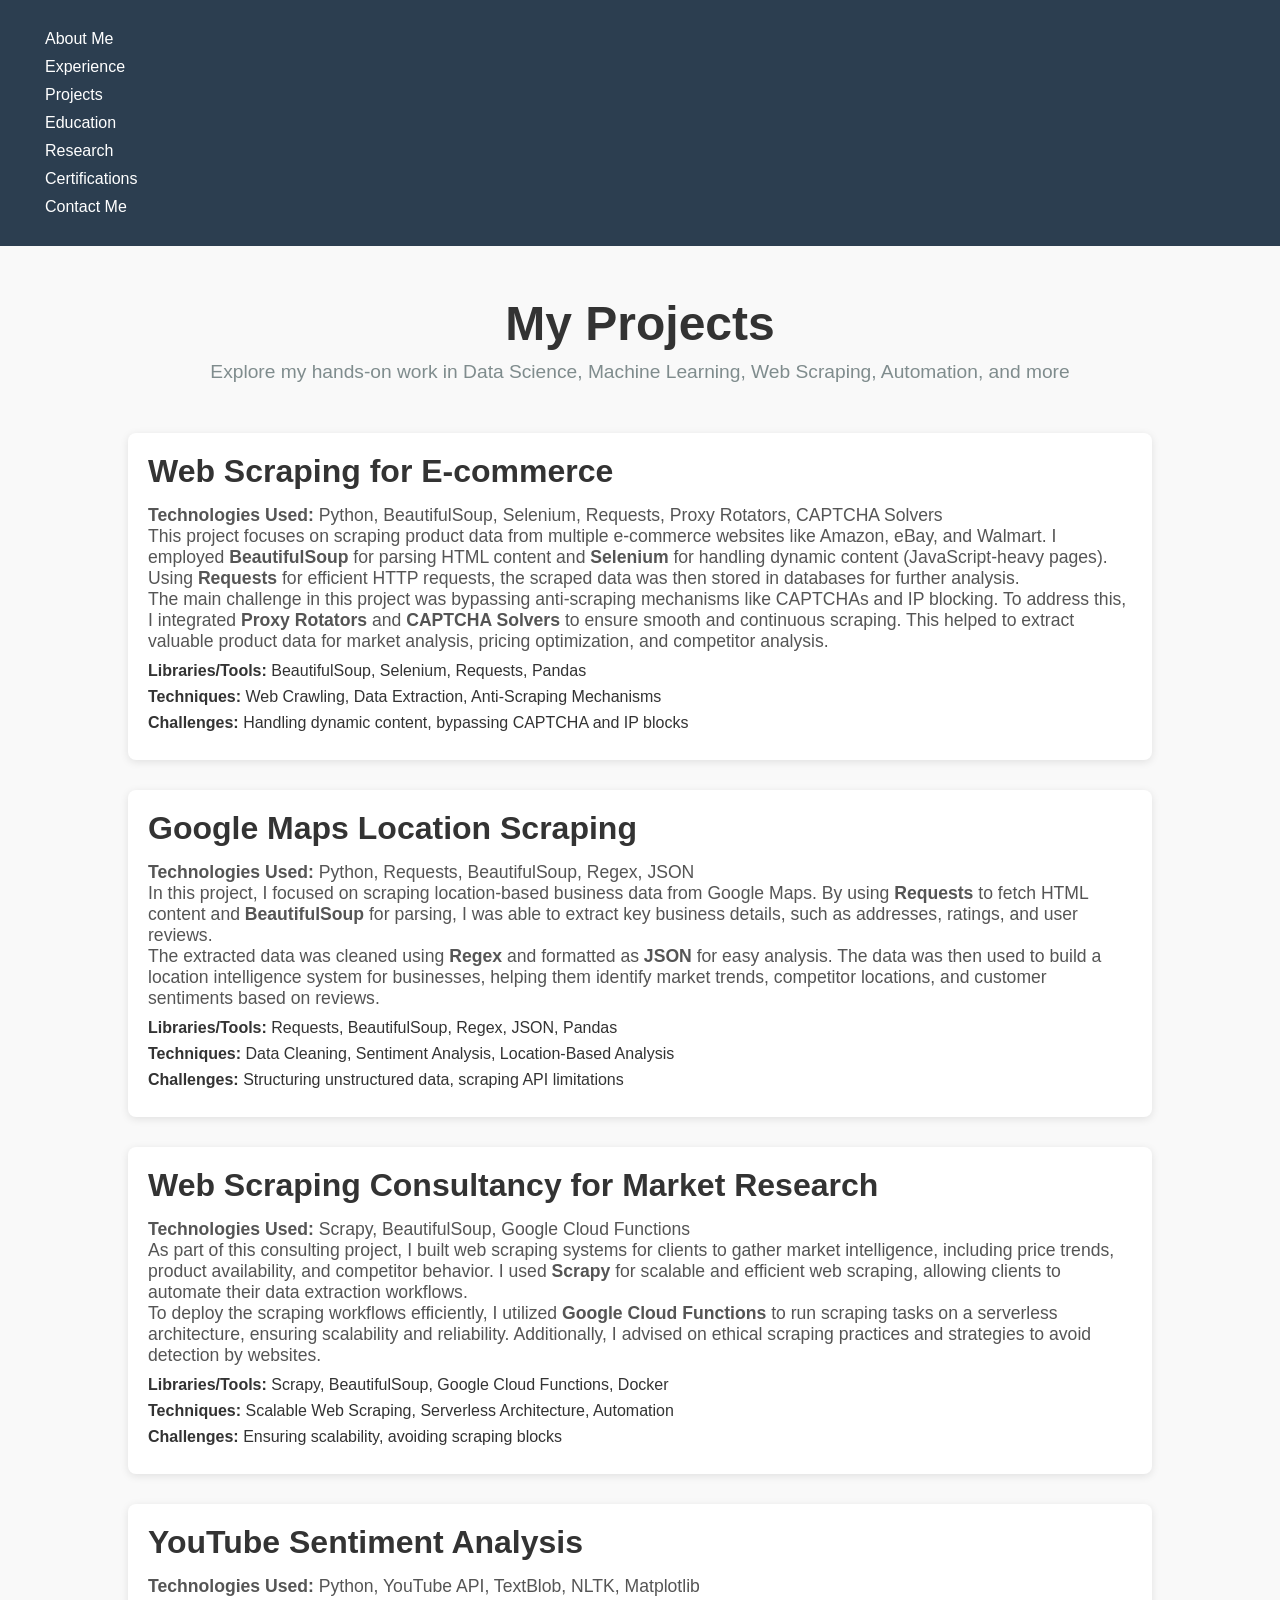
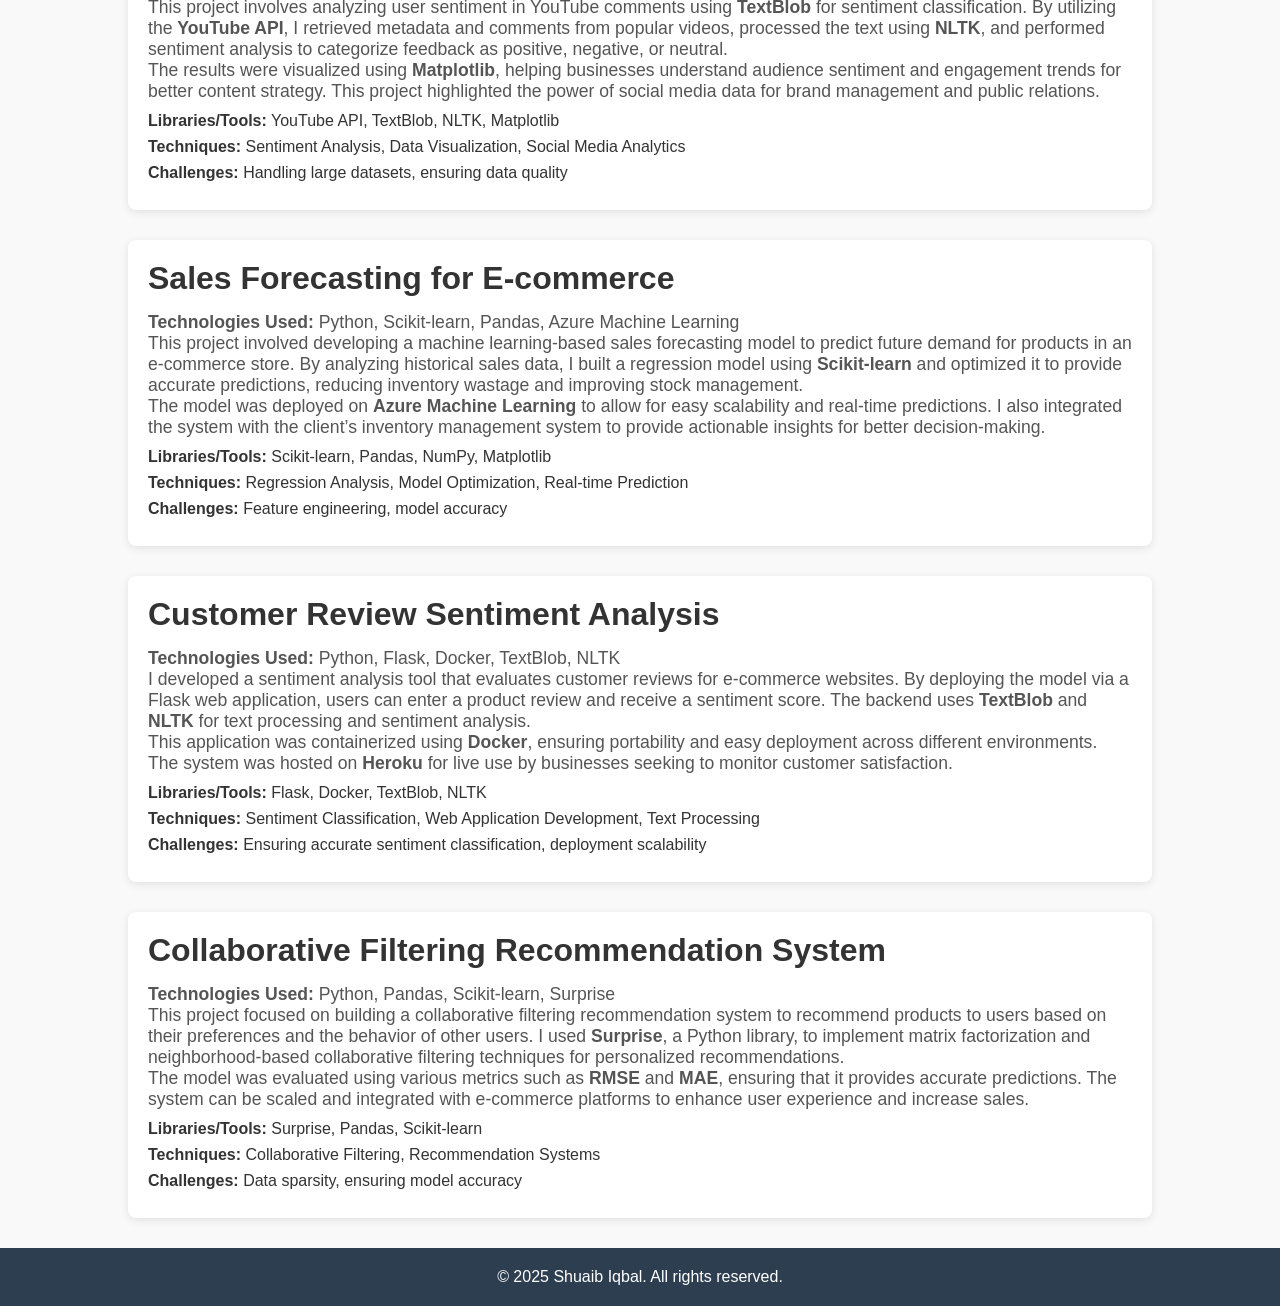
<file: projects.html>
<!DOCTYPE html>
<html lang="en">

<head>
    <meta charset="UTF-8">
    <meta name="viewport" content="width=device-width, initial-scale=1.0">
    <title>Projects - Shuaib Iqbal</title>
    <style>
        /* General Styles */
        * {
            margin: 0;
            padding: 0;
            box-sizing: border-box;
        }

        body {
            font-family: 'Roboto', sans-serif;
            background-color: #f9f9f9;
            color: #333;
        }

        a {
            text-decoration: none;
            color: #2c3e50;
        }

        ul {
            list-style-type: none;
        }

        .container {
            width: 80%;
            margin: 0 auto;
        }

        /* Navigation Styles */
        nav {
            background-color: #2c3e50;
            padding: 20px;
        }

        nav ul li {
            margin: 10px;
        }

        nav ul li a {
            font-weight: 500;
            color: white;
            padding: 5px 15px;
        }

        nav ul li a {
            font-weight: 500;
            color: white;
            text-align: center;
        }

        /* Header Styles */
        header {
            text-align: center;
            margin: 50px 0;
        }

        header h1 {
            font-size: 3rem;
            margin-bottom: 10px;
        }

        header p {
            font-size: 1.2rem;
            color: #7f8c8d;
        }

        /* Section Styles */
        .section {
            background-color: white;
            padding: 30px;
            border-radius: 8px;
            box-shadow: 0 2px 8px rgba(0, 0, 0, 0.1);
            margin-bottom: 30px;
        }

        .card {
            padding: 20px;
        }

        .card h2 {
            font-size: 2rem;
            margin-bottom: 15px;
        }

        .card p {
            font-size: 1.1rem;
            color: #555;
        }

        .card ul {
            margin-top: 10px;
        }

        .card ul li {
            margin-bottom: 8px;
        }

        /* Footer Styles */
        footer {
            text-align: center;
            padding: 20px;
            background-color: #2c3e50;
            color: white;
        }

        footer p {
            font-size: 1rem;
        }

        /* Mobile-friendly Styles */
        @media (max-width: 768px) {
            .container {
                width: 90%;
            }

            header h1 {
                font-size: 2.5rem;
            }

            header p {
                font-size: 1rem;
            }

            .card {
                padding: 15px;
            }

            .card h2 {
                font-size: 1.8rem;
            }

            nav ul {
                flex-direction: column;
                align-items: center;
            }

            nav ul li {
                margin: 10px 0;
            }
        }

        @media (max-width: 480px) {
            header h1 {
                font-size: 2rem;
            }

            header p {
                font-size: 0.9rem;
            }

            .card h2 {
                font-size: 1.5rem;
            }

            .card p {
                font-size: 1rem;
            }

            footer p {
                font-size: 0.9rem;
            }
        }
    </style>
</head>

<body>
    <!-- Navigation Menu -->
    <nav>
        <ul>
            <li><a href="about.html">About Me</a></li>
            <li><a href="experience.html">Experience</a></li>
            <li><a href="projects.html">Projects</a></li>
            <li><a href="education.html">Education</a></li>
            <li><a href="research.html">Research</a></li>
            <li><a href="certifications.html">Certifications</a></li>
            <li><a href="contact.html">Contact Me</a></li>
        </ul>
    </nav>

    <!-- Projects Section -->
    <header>
        <h1>My Projects</h1>
        <p>Explore my hands-on work in Data Science, Machine Learning, Web Scraping, Automation, and more</p>
    </header>

    <div class="container">
        <!-- Project 1: Web Scraping for E-commerce -->
        <section class="section card">
            <h2>Web Scraping for E-commerce</h2>
            <p><strong>Technologies Used:</strong> Python, BeautifulSoup, Selenium, Requests, Proxy Rotators, CAPTCHA Solvers</p>
            <p>
                This project focuses on scraping product data from multiple e-commerce websites like Amazon, eBay, and Walmart. I employed <strong>BeautifulSoup</strong> for parsing HTML content and <strong>Selenium</strong> for handling dynamic content (JavaScript-heavy pages). Using <strong>Requests</strong> for efficient HTTP requests, the scraped data was then stored in databases for further analysis.
            </p>
            <p>
                The main challenge in this project was bypassing anti-scraping mechanisms like CAPTCHAs and IP blocking. To address this, I integrated <strong>Proxy Rotators</strong> and <strong>CAPTCHA Solvers</strong> to ensure smooth and continuous scraping. This helped to extract valuable product data for market analysis, pricing optimization, and competitor analysis.
            </p>
            <ul>
                <li><strong>Libraries/Tools:</strong> BeautifulSoup, Selenium, Requests, Pandas</li>
                <li><strong>Techniques:</strong> Web Crawling, Data Extraction, Anti-Scraping Mechanisms</li>
                <li><strong>Challenges:</strong> Handling dynamic content, bypassing CAPTCHA and IP blocks</li>
            </ul>
        </section>

        <!-- Project 2: Google Maps Location Scraping -->
        <section class="section card">
            <h2>Google Maps Location Scraping</h2>
            <p><strong>Technologies Used:</strong> Python, Requests, BeautifulSoup, Regex, JSON</p>
            <p>
                In this project, I focused on scraping location-based business data from Google Maps. By using <strong>Requests</strong> to fetch HTML content and <strong>BeautifulSoup</strong> for parsing, I was able to extract key business details, such as addresses, ratings, and user reviews.
            </p>
            <p>
                The extracted data was cleaned using <strong>Regex</strong> and formatted as <strong>JSON</strong> for easy analysis. The data was then used to build a location intelligence system for businesses, helping them identify market trends, competitor locations, and customer sentiments based on reviews.
            </p>
            <ul>
                <li><strong>Libraries/Tools:</strong> Requests, BeautifulSoup, Regex, JSON, Pandas</li>
                <li><strong>Techniques:</strong> Data Cleaning, Sentiment Analysis, Location-Based Analysis</li>
                <li><strong>Challenges:</strong> Structuring unstructured data, scraping API limitations</li>
            </ul>
        </section>

        <!-- Project 3: Web Scraping Consultancy for Market Research -->
        <section class="section card">
            <h2>Web Scraping Consultancy for Market Research</h2>
            <p><strong>Technologies Used:</strong> Scrapy, BeautifulSoup, Google Cloud Functions</p>
            <p>
                As part of this consulting project, I built web scraping systems for clients to gather market intelligence, including price trends, product availability, and competitor behavior. I used <strong>Scrapy</strong> for scalable and efficient web scraping, allowing clients to automate their data extraction workflows.
            </p>
            <p>
                To deploy the scraping workflows efficiently, I utilized <strong>Google Cloud Functions</strong> to run scraping tasks on a serverless architecture, ensuring scalability and reliability. Additionally, I advised on ethical scraping practices and strategies to avoid detection by websites.
            </p>
            <ul>
                <li><strong>Libraries/Tools:</strong> Scrapy, BeautifulSoup, Google Cloud Functions, Docker</li>
                <li><strong>Techniques:</strong> Scalable Web Scraping, Serverless Architecture, Automation</li>
                <li><strong>Challenges:</strong> Ensuring scalability, avoiding scraping blocks</li>
            </ul>
        </section>

        <!-- Project 4: YouTube Sentiment Analysis -->
        <section class="section card">
            <h2>YouTube Sentiment Analysis</h2>
            <p><strong>Technologies Used:</strong> Python, YouTube API, TextBlob, NLTK, Matplotlib</p>
            <p>
                This project involves analyzing user sentiment in YouTube comments using <strong>TextBlob</strong> for sentiment classification. By utilizing the <strong>YouTube API</strong>, I retrieved metadata and comments from popular videos, processed the text using <strong>NLTK</strong>, and performed sentiment analysis to categorize feedback as positive, negative, or neutral.
            </p>
            <p>
                The results were visualized using <strong>Matplotlib</strong>, helping businesses understand audience sentiment and engagement trends for better content strategy. This project highlighted the power of social media data for brand management and public relations.
            </p>
            <ul>
                <li><strong>Libraries/Tools:</strong> YouTube API, TextBlob, NLTK, Matplotlib</li>
                <li><strong>Techniques:</strong> Sentiment Analysis, Data Visualization, Social Media Analytics</li>
                <li><strong>Challenges:</strong> Handling large datasets, ensuring data quality</li>
            </ul>
        </section>

        <!-- Project 5: Sales Forecasting for E-commerce -->
        <section class="section card">
            <h2>Sales Forecasting for E-commerce</h2>
            <p><strong>Technologies Used:</strong> Python, Scikit-learn, Pandas, Azure Machine Learning</p>
            <p>
                This project involved developing a machine learning-based sales forecasting model to predict future demand for products in an e-commerce store. By analyzing historical sales data, I built a regression model using <strong>Scikit-learn</strong> and optimized it to provide accurate predictions, reducing inventory wastage and improving stock management.
            </p>
            <p>
                The model was deployed on <strong>Azure Machine Learning</strong> to allow for easy scalability and real-time predictions. I also integrated the system with the client’s inventory management system to provide actionable insights for better decision-making.
            </p>
            <ul>
                <li><strong>Libraries/Tools:</strong> Scikit-learn, Pandas, NumPy, Matplotlib</li>
                <li><strong>Techniques:</strong> Regression Analysis, Model Optimization, Real-time Prediction</li>
                <li><strong>Challenges:</strong> Feature engineering, model accuracy</li>
            </ul>
        </section>

        <!-- Project 6: Customer Review Sentiment Analysis -->
        <section class="section card">
            <h2>Customer Review Sentiment Analysis</h2>
            <p><strong>Technologies Used:</strong> Python, Flask, Docker, TextBlob, NLTK</p>
            <p>
                I developed a sentiment analysis tool that evaluates customer reviews for e-commerce websites. By deploying the model via a Flask web application, users can enter a product review and receive a sentiment score. The backend uses <strong>TextBlob</strong> and <strong>NLTK</strong> for text processing and sentiment analysis.
            </p>
            <p>
                This application was containerized using <strong>Docker</strong>, ensuring portability and easy deployment across different environments. The system was hosted on <strong>Heroku</strong> for live use by businesses seeking to monitor customer satisfaction.
            </p>
            <ul>
                <li><strong>Libraries/Tools:</strong> Flask, Docker, TextBlob, NLTK</li>
                <li><strong>Techniques:</strong> Sentiment Classification, Web Application Development, Text Processing</li>
                <li><strong>Challenges:</strong> Ensuring accurate sentiment classification, deployment scalability</li>
            </ul>
        </section>

        <!-- Project 7: Collaborative Filtering Recommendation System -->
        <section class="section card">
            <h2>Collaborative Filtering Recommendation System</h2>
            <p><strong>Technologies Used:</strong> Python, Pandas, Scikit-learn, Surprise</p>
            <p>
                This project focused on building a collaborative filtering recommendation system to recommend products to users based on their preferences and the behavior of other users. I used <strong>Surprise</strong>, a Python library, to implement matrix factorization and neighborhood-based collaborative filtering techniques for personalized recommendations.
            </p>
            <p>
                The model was evaluated using various metrics such as <strong>RMSE</strong> and <strong>MAE</strong>, ensuring that it provides accurate predictions. The system can be scaled and integrated with e-commerce platforms to enhance user experience and increase sales.
            </p>
            <ul>
                <li><strong>Libraries/Tools:</strong> Surprise, Pandas, Scikit-learn</li>
                <li><strong>Techniques:</strong> Collaborative Filtering, Recommendation Systems</li>
                <li><strong>Challenges:</strong> Data sparsity, ensuring model accuracy</li>
            </ul>
        </section>
    </div>

    <!-- Footer Section -->
    <footer>
        <p>&copy; 2025 Shuaib Iqbal. All rights reserved.</p>
    </footer>
</body>

</html>
</file>
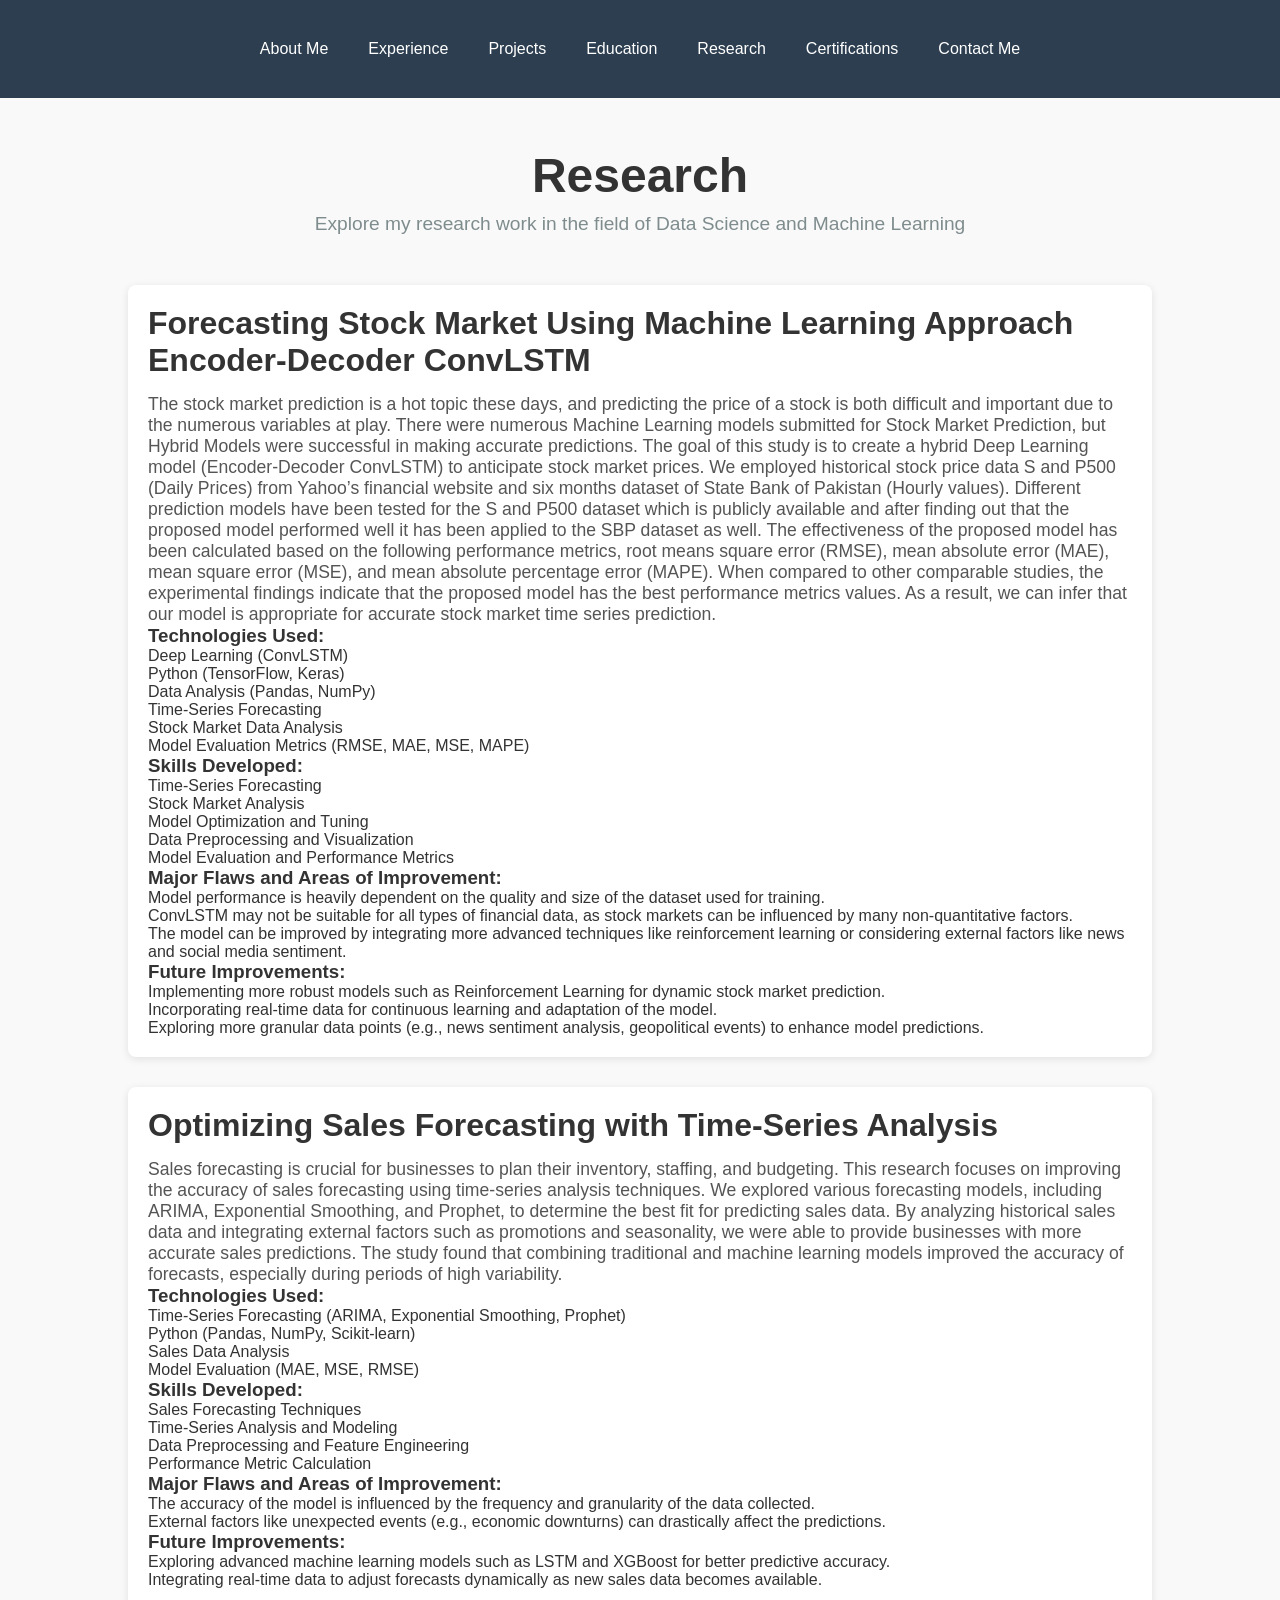
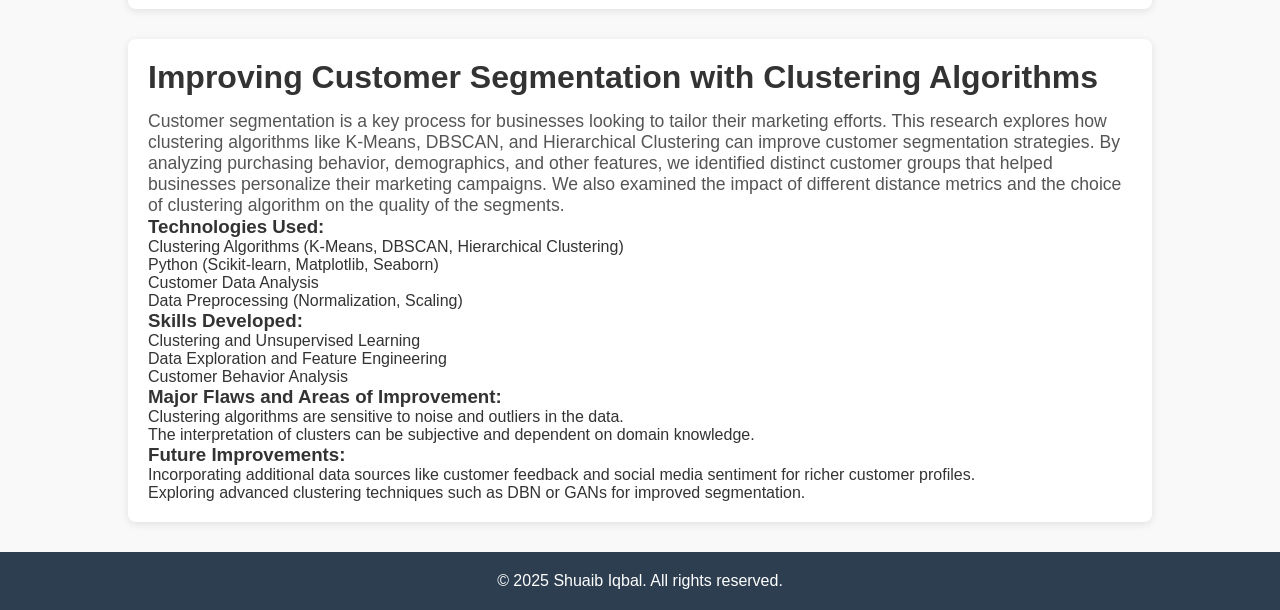
<file: research.html>
<!DOCTYPE html>
<html lang="en">

<head>
    <meta charset="UTF-8">
    <meta name="viewport" content="width=device-width, initial-scale=1.0">
    <title>Research - Shuaib Iqbal</title>
    <style>
        /* General Styles */
        * {
            margin: 0;
            padding: 0;
            box-sizing: border-box;
        }

        body {
            font-family: 'Roboto', sans-serif;
            background-color: #f9f9f9;
            color: #333;
        }

        a {
            text-decoration: none;
            color: #2c3e50;
        }

        ul {
            list-style-type: none;
        }

        .container {
            width: 80%;
            margin: 0 auto;
        }

        /* Navigation Styles */
        nav {
            background-color: #2c3e50;
            padding: 20px;
        }

        nav ul {
            display: flex;
            justify-content: center;
            flex-wrap: wrap;
        }

        nav ul li {
            margin: 10px;
        }

        nav ul li a {
            font-weight: 500;
            color: white;
            padding: 10px;
            display: block;
        }

        /* Header Styles */
        header {
            text-align: center;
            margin: 50px 0;
        }

        header h1 {
            font-size: 3rem;
            margin-bottom: 10px;
        }

        header p {
            font-size: 1.2rem;
            color: #7f8c8d;
        }

        /* Section Styles */
        .section {
            background-color: white;
            padding: 30px;
            border-radius: 8px;
            box-shadow: 0 2px 8px rgba(0, 0, 0, 0.1);
            margin-bottom: 30px;
        }

        .card {
            padding: 20px;
        }

        .card h2 {
            font-size: 2rem;
            margin-bottom: 15px;
        }

        .card p {
            font-size: 1.1rem;
            color: #555;
        }

        /* Footer Styles */
        footer {
            text-align: center;
            padding: 20px;
            background-color: #2c3e50;
            color: white;
        }

        footer p {
            font-size: 1rem;
        }

        /* Responsive Styles */
        @media (max-width: 768px) {
            .container {
                width: 90%;
            }

            header h1 {
                font-size: 2.5rem;
            }

            header p {
                font-size: 1rem;
            }

            nav ul {
                flex-direction: column;
                align-items: center;
            }

            nav ul li {
                margin: 5px 0;
            }

            .card {
                padding: 15px;
            }

            .card h2 {
                font-size: 1.5rem;
            }

            .card p {
                font-size: 1rem;
            }
        }

        @media (max-width: 480px) {
            header h1 {
                font-size: 2rem;
            }

            header p {
                font-size: 0.9rem;
            }

            .card h2 {
                font-size: 1.2rem;
            }

            .card p {
                font-size: 0.9rem;
            }

            footer p {
                font-size: 0.9rem;
            }
        }
    </style>
</head>

<body>
    <!-- Navigation Menu -->
    <nav>
        <ul>
            <li><a href="about.html">About Me</a></li>
            <li><a href="experience.html">Experience</a></li>
            <li><a href="projects.html">Projects</a></li>
            <li><a href="education.html">Education</a></li>
            <li><a href="research.html">Research</a></li>
            <li><a href="certifications.html">Certifications</a></li>
            <li><a href="contact.html">Contact Me</a></li>
        </ul>
    </nav>

    <!-- Research Section -->
    <header>
        <h1>Research</h1>
        <p>Explore my research work in the field of Data Science and Machine Learning</p>
    </header>

    <div class="container">
        <!-- Research Paper 1: Forecasting Stock Market Using Machine Learning Approach Encoder-Decoder ConvLSTM -->
        <section class="section card">
            <h2>Forecasting Stock Market Using Machine Learning Approach Encoder-Decoder ConvLSTM</h2>
            <p>
                The stock market prediction is a hot topic these days, and predicting the price of a stock is both difficult and important due to the numerous variables at play. There were numerous Machine Learning models submitted for Stock Market Prediction, but Hybrid Models were successful in making accurate predictions. The goal of this study is to create a hybrid Deep Learning model (Encoder-Decoder ConvLSTM) to anticipate stock market prices. We employed historical stock price data S and P500 (Daily Prices) from Yahoo’s financial website and six months dataset of State Bank of Pakistan (Hourly values). Different prediction models have been tested for the S and P500 dataset which is publicly available and after finding out that the proposed model performed well it has been applied to the SBP dataset as well. The effectiveness of the proposed model has been calculated based on the following performance metrics, root means square error (RMSE), mean absolute error (MAE), mean square error (MSE), and mean absolute percentage error (MAPE). When compared to other comparable studies, the experimental findings indicate that the proposed model has the best performance metrics values. As a result, we can infer that our model is appropriate for accurate stock market time series prediction.
            </p>
            <h3>Technologies Used:</h3>
            <ul>
                <li>Deep Learning (ConvLSTM)</li>
                <li>Python (TensorFlow, Keras)</li>
                <li>Data Analysis (Pandas, NumPy)</li>
                <li>Time-Series Forecasting</li>
                <li>Stock Market Data Analysis</li>
                <li>Model Evaluation Metrics (RMSE, MAE, MSE, MAPE)</li>
            </ul>
            <h3>Skills Developed:</h3>
            <ul>
                <li>Time-Series Forecasting</li>
                <li>Stock Market Analysis</li>
                <li>Model Optimization and Tuning</li>
                <li>Data Preprocessing and Visualization</li>
                <li>Model Evaluation and Performance Metrics</li>
            </ul>
            <h3>Major Flaws and Areas of Improvement:</h3>
            <ul>
                <li>Model performance is heavily dependent on the quality and size of the dataset used for training.</li>
                <li>ConvLSTM may not be suitable for all types of financial data, as stock markets can be influenced by many non-quantitative factors.</li>
                <li>The model can be improved by integrating more advanced techniques like reinforcement learning or considering external factors like news and social media sentiment.</li>
            </ul>
            <h3>Future Improvements:</h3>
            <ul>
                <li>Implementing more robust models such as Reinforcement Learning for dynamic stock market prediction.</li>
                <li>Incorporating real-time data for continuous learning and adaptation of the model.</li>
                <li>Exploring more granular data points (e.g., news sentiment analysis, geopolitical events) to enhance model predictions.</li>
            </ul>
        </section>

        <!-- Research Paper 2: Optimizing Sales Forecasting with Time-Series Analysis -->
        <section class="section card">
            <h2>Optimizing Sales Forecasting with Time-Series Analysis</h2>
            <p>
                Sales forecasting is crucial for businesses to plan their inventory, staffing, and budgeting. This research focuses on improving the accuracy of sales forecasting using time-series analysis techniques. We explored various forecasting models, including ARIMA, Exponential Smoothing, and Prophet, to determine the best fit for predicting sales data. By analyzing historical sales data and integrating external factors such as promotions and seasonality, we were able to provide businesses with more accurate sales predictions. The study found that combining traditional and machine learning models improved the accuracy of forecasts, especially during periods of high variability.
            </p>
            <h3>Technologies Used:</h3>
            <ul>
                <li>Time-Series Forecasting (ARIMA, Exponential Smoothing, Prophet)</li>
                <li>Python (Pandas, NumPy, Scikit-learn)</li>
                <li>Sales Data Analysis</li>
                <li>Model Evaluation (MAE, MSE, RMSE)</li>
            </ul>
            <h3>Skills Developed:</h3>
            <ul>
                <li>Sales Forecasting Techniques</li>
                <li>Time-Series Analysis and Modeling</li>
                <li>Data Preprocessing and Feature Engineering</li>
                <li>Performance Metric Calculation</li>
            </ul>
            <h3>Major Flaws and Areas of Improvement:</h3>
            <ul>
                <li>The accuracy of the model is influenced by the frequency and granularity of the data collected.</li>
                <li>External factors like unexpected events (e.g., economic downturns) can drastically affect the predictions.</li>
            </ul>
            <h3>Future Improvements:</h3>
            <ul>
                <li>Exploring advanced machine learning models such as LSTM and XGBoost for better predictive accuracy.</li>
                <li>Integrating real-time data to adjust forecasts dynamically as new sales data becomes available.</li>
            </ul>
        </section>

        <!-- Research Paper 3: Improving Customer Segmentation with Clustering Algorithms -->
        <section class="section card">
            <h2>Improving Customer Segmentation with Clustering Algorithms</h2>
            <p>
                Customer segmentation is a key process for businesses looking to tailor their marketing efforts. This research explores how clustering algorithms like K-Means, DBSCAN, and Hierarchical Clustering can improve customer segmentation strategies. By analyzing purchasing behavior, demographics, and other features, we identified distinct customer groups that helped businesses personalize their marketing campaigns. We also examined the impact of different distance metrics and the choice of clustering algorithm on the quality of the segments.
            </p>
            <h3>Technologies Used:</h3>
            <ul>
                <li>Clustering Algorithms (K-Means, DBSCAN, Hierarchical Clustering)</li>
                <li>Python (Scikit-learn, Matplotlib, Seaborn)</li>
                <li>Customer Data Analysis</li>
                <li>Data Preprocessing (Normalization, Scaling)</li>
            </ul>
            <h3>Skills Developed:</h3>
            <ul>
                <li>Clustering and Unsupervised Learning</li>
                <li>Data Exploration and Feature Engineering</li>
                <li>Customer Behavior Analysis</li>
            </ul>
            <h3>Major Flaws and Areas of Improvement:</h3>
            <ul>
                <li>Clustering algorithms are sensitive to noise and outliers in the data.</li>
                <li>The interpretation of clusters can be subjective and dependent on domain knowledge.</li>
            </ul>
            <h3>Future Improvements:</h3>
            <ul>
                <li>Incorporating additional data sources like customer feedback and social media sentiment for richer customer profiles.</li>
                <li>Exploring advanced clustering techniques such as DBN or GANs for improved segmentation.</li>
            </ul>
        </section>

    </div>

    <!-- Footer -->
    <footer>
        <p>© 2025 Shuaib Iqbal. All rights reserved.</p>
    </footer>
</body>

</html>
</file>
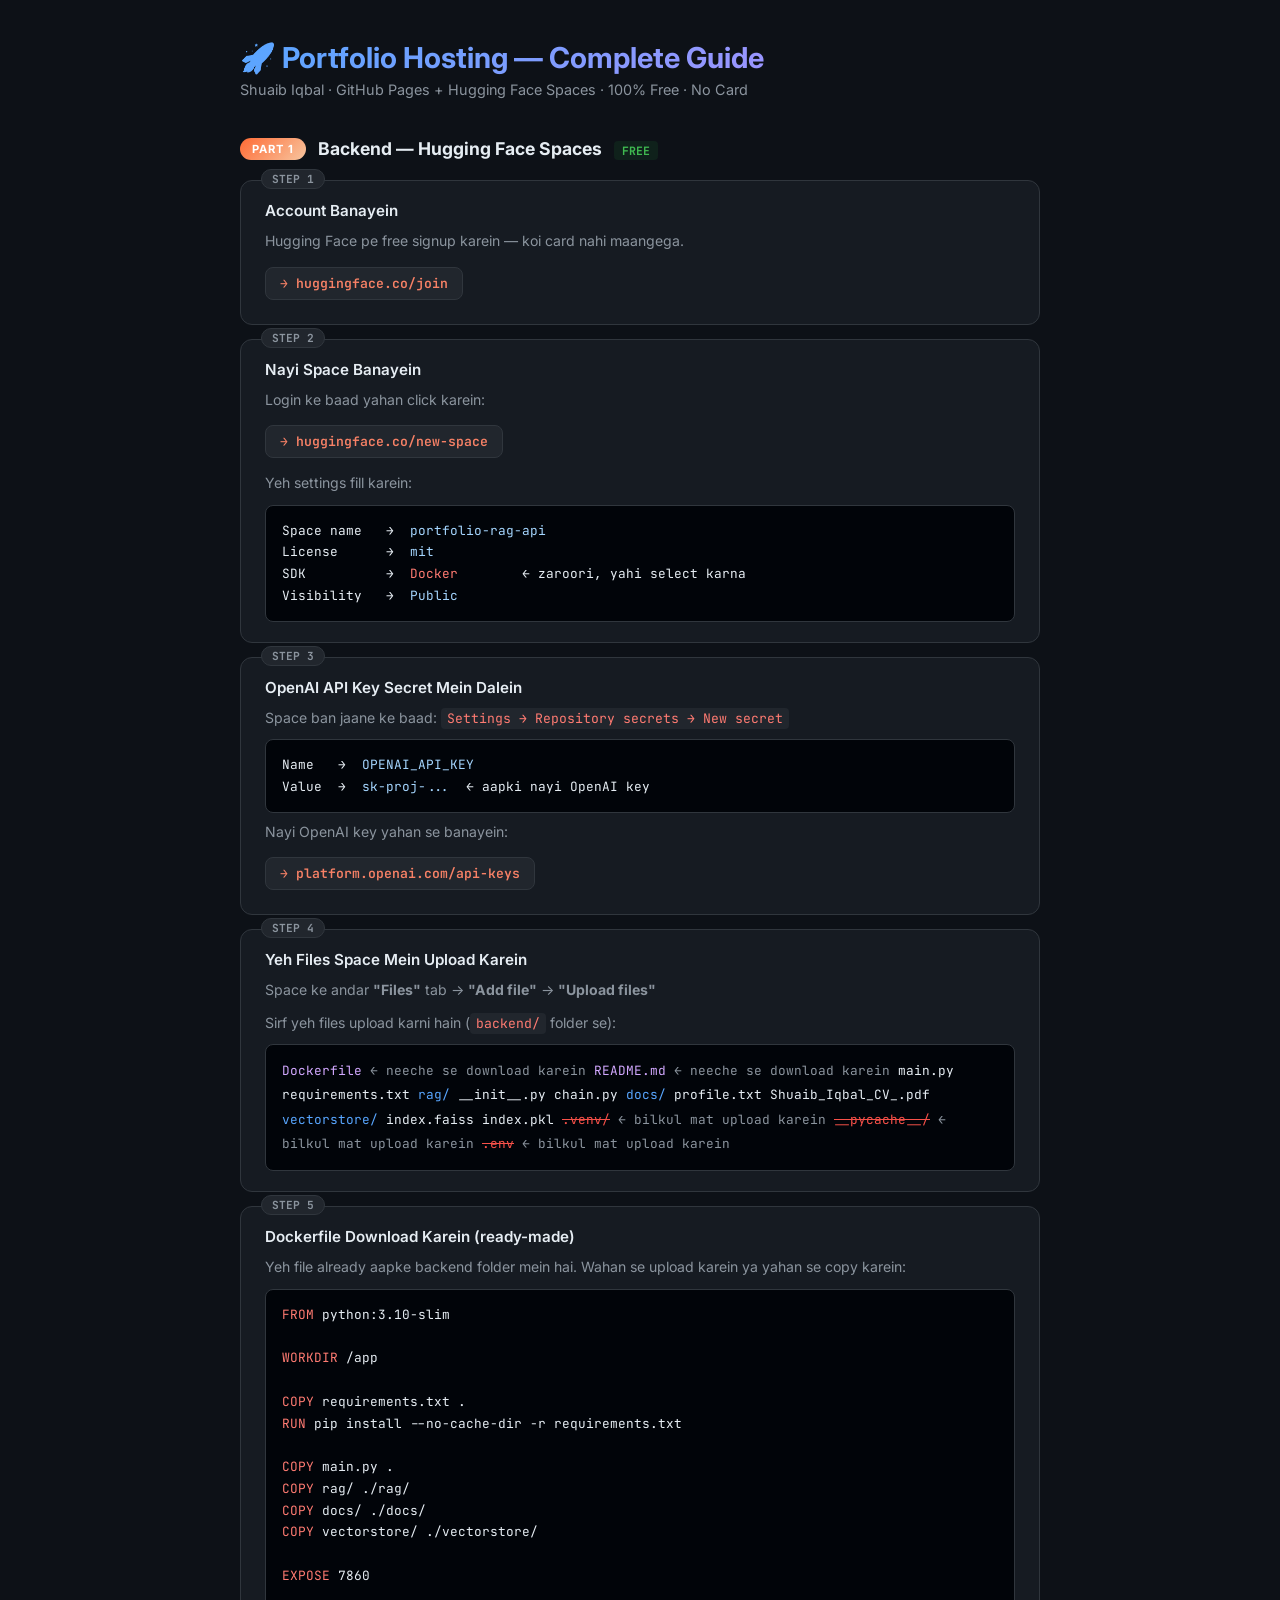
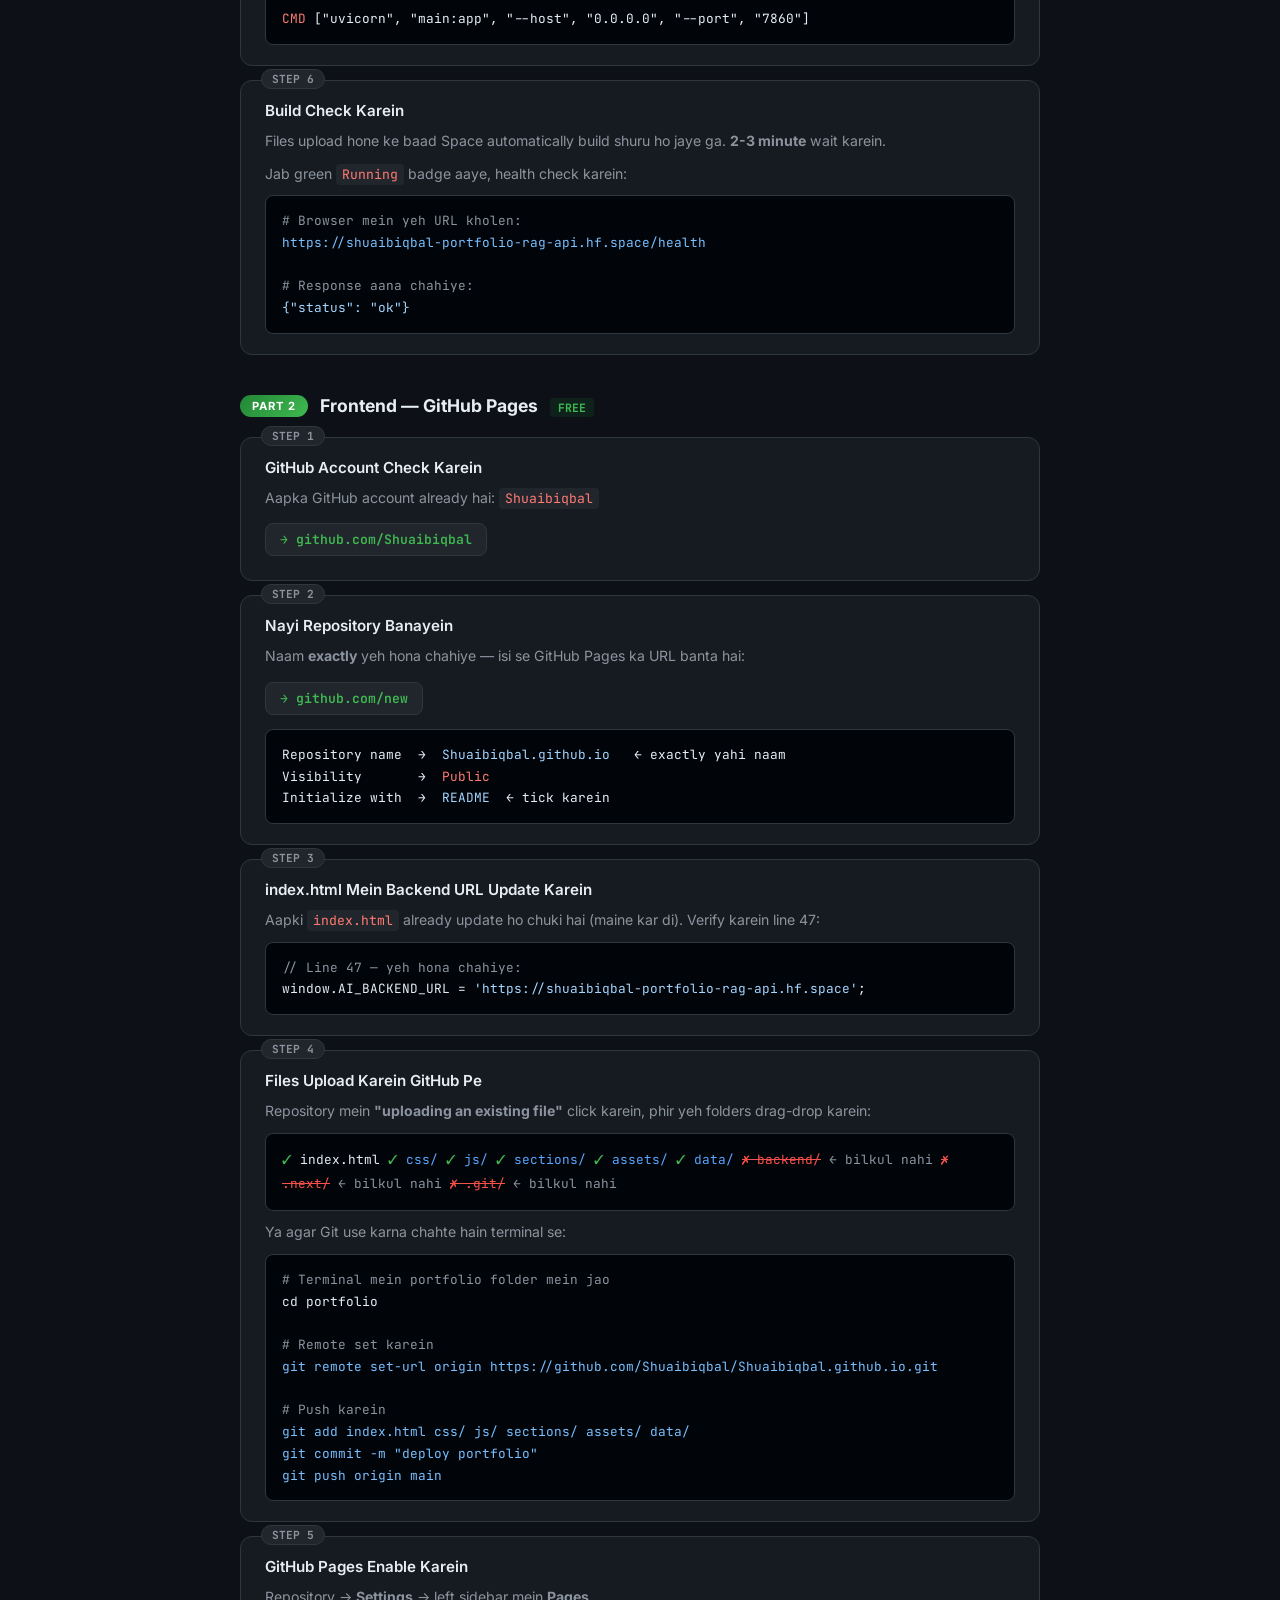
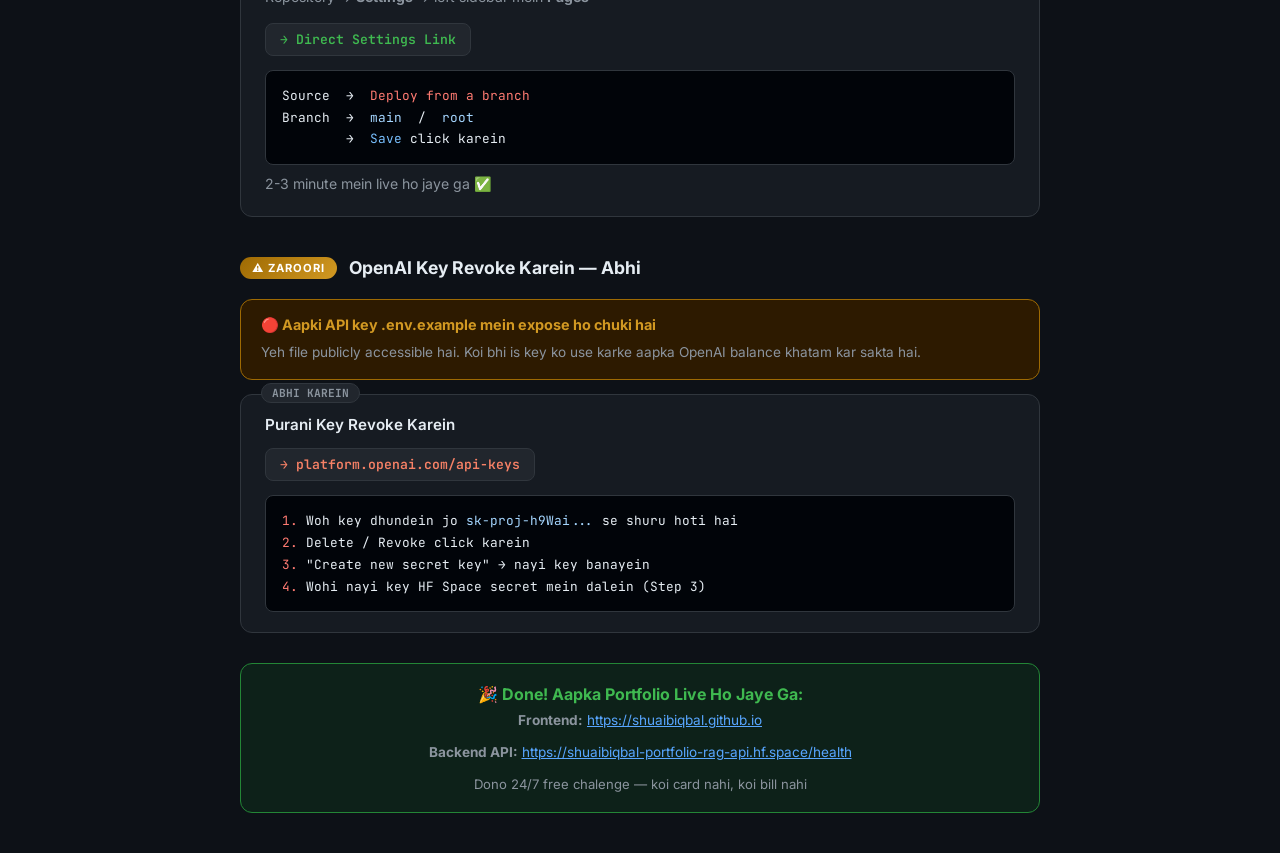
<file: deploy/deployment-guide.html>
<!DOCTYPE html>
<html lang="ur" dir="ltr">
<head>
<meta charset="UTF-8">
<meta name="viewport" content="width=device-width, initial-scale=1.0">
<title>Portfolio Hosting Guide — Shuaib Iqbal</title>
<style>
  @import url('https://fonts.googleapis.com/css2?family=JetBrains+Mono:wght@400;600&family=Inter:wght@400;500;600;700&display=swap');

  * { margin: 0; padding: 0; box-sizing: border-box; }

  body {
    font-family: 'Inter', sans-serif;
    background: #0d1117;
    color: #e6edf3;
    min-height: 100vh;
    padding: 40px 20px;
  }

  .container { max-width: 800px; margin: 0 auto; }

  h1 {
    font-size: 1.8rem;
    font-weight: 700;
    background: linear-gradient(135deg, #58a6ff, #bc8cff);
    -webkit-background-clip: text;
    -webkit-text-fill-color: transparent;
    margin-bottom: 6px;
  }

  .subtitle {
    color: #8b949e;
    font-size: 0.9rem;
    margin-bottom: 40px;
  }

  /* Part headers */
  .part {
    display: flex;
    align-items: center;
    gap: 12px;
    margin: 40px 0 20px;
  }

  .part-badge {
    background: linear-gradient(135deg, #1f6feb, #388bfd);
    color: white;
    font-size: 0.7rem;
    font-weight: 700;
    padding: 4px 12px;
    border-radius: 20px;
    letter-spacing: 1px;
    text-transform: uppercase;
    white-space: nowrap;
  }

  .part-badge.hf { background: linear-gradient(135deg, #ff6b35, #f7c59f); }
  .part-badge.gh { background: linear-gradient(135deg, #238636, #3fb950); }
  .part-badge.warn { background: linear-gradient(135deg, #9e6a03, #d29922); }

  .part-title { font-size: 1.1rem; font-weight: 700; color: #e6edf3; }

  /* Step cards */
  .step {
    background: #161b22;
    border: 1px solid #30363d;
    border-radius: 12px;
    padding: 20px 24px;
    margin-bottom: 14px;
    position: relative;
  }

  .step-num {
    position: absolute;
    top: -12px;
    left: 20px;
    background: #21262d;
    border: 1px solid #30363d;
    color: #8b949e;
    font-size: 0.7rem;
    font-weight: 700;
    padding: 2px 10px;
    border-radius: 20px;
    font-family: 'JetBrains Mono', monospace;
  }

  .step h3 { font-size: 0.95rem; font-weight: 600; color: #e6edf3; margin-bottom: 10px; }

  .step p { font-size: 0.88rem; color: #8b949e; line-height: 1.6; margin-bottom: 10px; }
  .step p:last-child { margin-bottom: 0; }

  /* Links */
  a.btn {
    display: inline-flex;
    align-items: center;
    gap: 6px;
    background: #21262d;
    border: 1px solid #30363d;
    color: #58a6ff;
    text-decoration: none;
    font-size: 0.82rem;
    font-weight: 600;
    padding: 7px 14px;
    border-radius: 8px;
    margin: 4px 4px 4px 0;
    transition: all 0.2s;
    font-family: 'JetBrains Mono', monospace;
  }

  a.btn:hover { background: #30363d; border-color: #58a6ff; }
  a.btn.green { color: #3fb950; }
  a.btn.green:hover { border-color: #3fb950; }
  a.btn.orange { color: #f78166; }
  a.btn.orange:hover { border-color: #f78166; }

  /* Code blocks */
  .code-block {
    background: #010409;
    border: 1px solid #30363d;
    border-radius: 8px;
    padding: 14px 16px;
    margin: 10px 0 0;
    overflow-x: auto;
  }

  .code-block pre {
    font-family: 'JetBrains Mono', monospace;
    font-size: 0.8rem;
    color: #e6edf3;
    line-height: 1.7;
    white-space: pre;
  }

  .code-block .comment { color: #8b949e; }
  .code-block .cmd { color: #79c0ff; }
  .code-block .str { color: #a5d6ff; }
  .code-block .kw { color: #ff7b72; }

  /* Inline code */
  code {
    background: #21262d;
    color: #ff7b72;
    font-family: 'JetBrains Mono', monospace;
    font-size: 0.82rem;
    padding: 2px 6px;
    border-radius: 4px;
  }

  /* File tree */
  .file-tree {
    background: #010409;
    border: 1px solid #30363d;
    border-radius: 8px;
    padding: 14px 16px;
    margin: 10px 0 0;
    font-family: 'JetBrains Mono', monospace;
    font-size: 0.8rem;
    line-height: 1.9;
    color: #8b949e;
  }

  .file-tree .folder { color: #58a6ff; }
  .file-tree .file { color: #e6edf3; }
  .file-tree .no { color: #f85149; text-decoration: line-through; }
  .file-tree .yes { color: #3fb950; }
  .file-tree .new { color: #d2a8ff; }

  /* Warning box */
  .warn-box {
    background: #2d1a00;
    border: 1px solid #9e6a03;
    border-radius: 12px;
    padding: 16px 20px;
    margin-top: 10px;
  }

  .warn-box h3 { color: #d29922; font-size: 0.9rem; margin-bottom: 8px; }
  .warn-box p { color: #8b949e; font-size: 0.85rem; line-height: 1.6; }

  /* Success box */
  .success-box {
    background: #0d2119;
    border: 1px solid #238636;
    border-radius: 12px;
    padding: 20px 24px;
    margin-top: 30px;
    text-align: center;
  }

  .success-box h3 { color: #3fb950; font-size: 1rem; margin-bottom: 8px; }
  .success-box p { color: #8b949e; font-size: 0.85rem; }
  .success-box a { color: #58a6ff; }

  .divider { border: none; border-top: 1px solid #21262d; margin: 10px 0; }

  .tag {
    display: inline-block;
    background: #1f6feb22;
    color: #58a6ff;
    font-size: 0.72rem;
    padding: 2px 8px;
    border-radius: 4px;
    margin-left: 8px;
    vertical-align: middle;
    font-family: 'JetBrains Mono', monospace;
  }
  .tag.free { background: #23863622; color: #3fb950; }
</style>
</head>
<body>
<div class="container">

  <h1>🚀 Portfolio Hosting — Complete Guide</h1>
  <p class="subtitle">Shuaib Iqbal · GitHub Pages + Hugging Face Spaces · 100% Free · No Card</p>

  <!-- ═══════════════════════════════════════════ -->
  <!-- PART A: HF SPACES -->
  <!-- ═══════════════════════════════════════════ -->

  <div class="part">
    <span class="part-badge hf">Part 1</span>
    <span class="part-title">Backend — Hugging Face Spaces <span class="tag free">FREE</span></span>
  </div>

  <div class="step">
    <div class="step-num">STEP 1</div>
    <h3>Account Banayein</h3>
    <p>Hugging Face pe free signup karein — koi card nahi maangega.</p>
    <a class="btn orange" href="https://huggingface.co/join" target="_blank">→ huggingface.co/join</a>
  </div>

  <div class="step">
    <div class="step-num">STEP 2</div>
    <h3>Nayi Space Banayein</h3>
    <p>Login ke baad yahan click karein:</p>
    <a class="btn orange" href="https://huggingface.co/new-space" target="_blank">→ huggingface.co/new-space</a>
    <p style="margin-top:10px;">Yeh settings fill karein:</p>
    <div class="code-block"><pre>
Space name   →  <span class="str">portfolio-rag-api</span>
License      →  <span class="str">mit</span>
SDK          →  <span class="kw">Docker</span>        ← zaroori, yahi select karna
Visibility   →  <span class="str">Public</span>
</pre></div>
  </div>

  <div class="step">
    <div class="step-num">STEP 3</div>
    <h3>OpenAI API Key Secret Mein Dalein</h3>
    <p>Space ban jaane ke baad: <code>Settings → Repository secrets → New secret</code></p>
    <div class="code-block"><pre>
Name   →  <span class="str">OPENAI_API_KEY</span>
Value  →  <span class="str">sk-proj-...</span>  ← aapki nayi OpenAI key
</pre></div>
    <p style="margin-top:8px;">Nayi OpenAI key yahan se banayein:</p>
    <a class="btn orange" href="https://platform.openai.com/api-keys" target="_blank">→ platform.openai.com/api-keys</a>
  </div>

  <div class="step">
    <div class="step-num">STEP 4</div>
    <h3>Yeh Files Space Mein Upload Karein</h3>
    <p>Space ke andar <strong>"Files"</strong> tab → <strong>"Add file"</strong> → <strong>"Upload files"</strong></p>
    <p style="margin-top:6px;">Sirf yeh files upload karni hain (<code>backend/</code> folder se):</p>
    <div class="file-tree">
<span class="new">Dockerfile</span>          ← neeche se download karein
<span class="new">README.md</span>           ← neeche se download karein
<span class="file">main.py</span>
<span class="file">requirements.txt</span>
<span class="folder">rag/</span>
  <span class="file">__init__.py</span>
  <span class="file">chain.py</span>
<span class="folder">docs/</span>
  <span class="file">profile.txt</span>
  <span class="file">Shuaib_Iqbal_CV_.pdf</span>
<span class="folder">vectorstore/</span>
  <span class="file">index.faiss</span>
  <span class="file">index.pkl</span>

<span class="no">.venv/</span>              ← bilkul mat upload karein
<span class="no">__pycache__/</span>        ← bilkul mat upload karein
<span class="no">.env</span>               ← bilkul mat upload karein
    </div>
  </div>

  <div class="step">
    <div class="step-num">STEP 5</div>
    <h3>Dockerfile Download Karein (ready-made)</h3>
    <p>Yeh file already aapke backend folder mein hai. Wahan se upload karein ya yahan se copy karein:</p>
    <div class="code-block"><pre>
<span class="kw">FROM</span> python:3.10-slim

<span class="kw">WORKDIR</span> /app

<span class="kw">COPY</span> requirements.txt .
<span class="kw">RUN</span> pip install --no-cache-dir -r requirements.txt

<span class="kw">COPY</span> main.py .
<span class="kw">COPY</span> rag/ ./rag/
<span class="kw">COPY</span> docs/ ./docs/
<span class="kw">COPY</span> vectorstore/ ./vectorstore/

<span class="kw">EXPOSE</span> 7860

<span class="kw">CMD</span> ["uvicorn", "main:app", "--host", "0.0.0.0", "--port", "7860"]
</pre></div>
  </div>

  <div class="step">
    <div class="step-num">STEP 6</div>
    <h3>Build Check Karein</h3>
    <p>Files upload hone ke baad Space automatically build shuru ho jaye ga. <strong>2-3 minute</strong> wait karein.</p>
    <p style="margin-top:6px;">Jab green <code>Running</code> badge aaye, health check karein:</p>
    <div class="code-block"><pre>
<span class="comment"># Browser mein yeh URL kholen:</span>
<span class="cmd">https://shuaibiqbal-portfolio-rag-api.hf.space/health</span>

<span class="comment"># Response aana chahiye:</span>
<span class="str">{"status": "ok"}</span>
</pre></div>
  </div>

  <!-- ═══════════════════════════════════════════ -->
  <!-- PART B: GITHUB PAGES -->
  <!-- ═══════════════════════════════════════════ -->

  <div class="part">
    <span class="part-badge gh">Part 2</span>
    <span class="part-title">Frontend — GitHub Pages <span class="tag free">FREE</span></span>
  </div>

  <div class="step">
    <div class="step-num">STEP 1</div>
    <h3>GitHub Account Check Karein</h3>
    <p>Aapka GitHub account already hai: <code>Shuaibiqbal</code></p>
    <a class="btn green" href="https://github.com/Shuaibiqbal" target="_blank">→ github.com/Shuaibiqbal</a>
  </div>

  <div class="step">
    <div class="step-num">STEP 2</div>
    <h3>Nayi Repository Banayein</h3>
    <p>Naam <strong>exactly</strong> yeh hona chahiye — isi se GitHub Pages ka URL banta hai:</p>
    <a class="btn green" href="https://github.com/new" target="_blank">→ github.com/new</a>
    <div class="code-block"><pre>
Repository name  →  <span class="str">Shuaibiqbal.github.io</span>   ← exactly yahi naam
Visibility       →  <span class="kw">Public</span>
Initialize with  →  <span class="str">README</span>  ← tick karein
</pre></div>
  </div>

  <div class="step">
    <div class="step-num">STEP 3</div>
    <h3>index.html Mein Backend URL Update Karein</h3>
    <p>Aapki <code>index.html</code> already update ho chuki hai (maine kar di). Verify karein line 47:</p>
    <div class="code-block"><pre>
<span class="comment">// Line 47 — yeh hona chahiye:</span>
window.AI_BACKEND_URL = <span class="str">'https://shuaibiqbal-portfolio-rag-api.hf.space'</span>;
</pre></div>
  </div>

  <div class="step">
    <div class="step-num">STEP 4</div>
    <h3>Files Upload Karein GitHub Pe</h3>
    <p>Repository mein <strong>"uploading an existing file"</strong> click karein, phir yeh folders drag-drop karein:</p>
    <div class="file-tree">
<span class="yes">✓</span> <span class="file">index.html</span>
<span class="yes">✓</span> <span class="folder">css/</span>
<span class="yes">✓</span> <span class="folder">js/</span>
<span class="yes">✓</span> <span class="folder">sections/</span>
<span class="yes">✓</span> <span class="folder">assets/</span>
<span class="yes">✓</span> <span class="folder">data/</span>

<span class="no">✗  backend/</span>      ← bilkul nahi
<span class="no">✗  .next/</span>        ← bilkul nahi
<span class="no">✗  .git/</span>         ← bilkul nahi
    </div>
    <p style="margin-top:10px;">Ya agar Git use karna chahte hain terminal se:</p>
    <div class="code-block"><pre>
<span class="comment"># Terminal mein portfolio folder mein jao</span>
cd portfolio

<span class="comment"># Remote set karein</span>
<span class="cmd">git remote set-url origin https://github.com/Shuaibiqbal/Shuaibiqbal.github.io.git</span>

<span class="comment"># Push karein</span>
<span class="cmd">git add index.html css/ js/ sections/ assets/ data/</span>
<span class="cmd">git commit -m "deploy portfolio"</span>
<span class="cmd">git push origin main</span>
</pre></div>
  </div>

  <div class="step">
    <div class="step-num">STEP 5</div>
    <h3>GitHub Pages Enable Karein</h3>
    <p>Repository → <strong>Settings</strong> → left sidebar mein <strong>Pages</strong></p>
    <a class="btn green" href="https://github.com/Shuaibiqbal/Shuaibiqbal.github.io/settings/pages" target="_blank">→ Direct Settings Link</a>
    <div class="code-block"><pre>
Source  →  <span class="kw">Deploy from a branch</span>
Branch  →  <span class="str">main</span>  /  <span class="str">root</span>
        →  <span class="cmd">Save</span> click karein
</pre></div>
    <p style="margin-top:8px;">2-3 minute mein live ho jaye ga ✅</p>
  </div>

  <!-- ═══════════════════════════════════════════ -->
  <!-- WARNING -->
  <!-- ═══════════════════════════════════════════ -->

  <div class="part">
    <span class="part-badge warn">⚠️ Zaroori</span>
    <span class="part-title">OpenAI Key Revoke Karein — Abhi</span>
  </div>

  <div class="warn-box">
    <h3>🔴 Aapki API key .env.example mein expose ho chuki hai</h3>
    <p>Yeh file publicly accessible hai. Koi bhi is key ko use karke aapka OpenAI balance khatam kar sakta hai.</p>
  </div>

  <div class="step" style="margin-top:14px;">
    <div class="step-num">ABHI KAREIN</div>
    <h3>Purani Key Revoke Karein</h3>
    <a class="btn orange" href="https://platform.openai.com/api-keys" target="_blank">→ platform.openai.com/api-keys</a>
    <div class="code-block"><pre>
<span class="kw">1.</span> Woh key dhundein jo <span class="str">sk-proj-h9Wai...</span> se shuru hoti hai
<span class="kw">2.</span> Delete / Revoke click karein
<span class="kw">3.</span> "Create new secret key" → nayi key banayein
<span class="kw">4.</span> Wohi nayi key HF Space secret mein dalein (Step 3)
</pre></div>
  </div>

  <!-- ═══════════════════════════════════════════ -->
  <!-- SUCCESS -->
  <!-- ═══════════════════════════════════════════ -->

  <div class="success-box">
    <h3>🎉 Done! Aapka Portfolio Live Ho Jaye Ga:</h3>
    <p style="margin-top:8px;">
      <strong>Frontend:</strong> <a href="https://shuaibiqbal.github.io" target="_blank">https://shuaibiqbal.github.io</a><br><br>
      <strong>Backend API:</strong> <a href="https://shuaibiqbal-portfolio-rag-api.hf.space/health" target="_blank">https://shuaibiqbal-portfolio-rag-api.hf.space/health</a><br><br>
      <span style="color:#8b949e; font-size:0.82rem;">Dono 24/7 free chalenge — koi card nahi, koi bill nahi</span>
    </p>
  </div>

</div>
</body>
</html>
</file>
